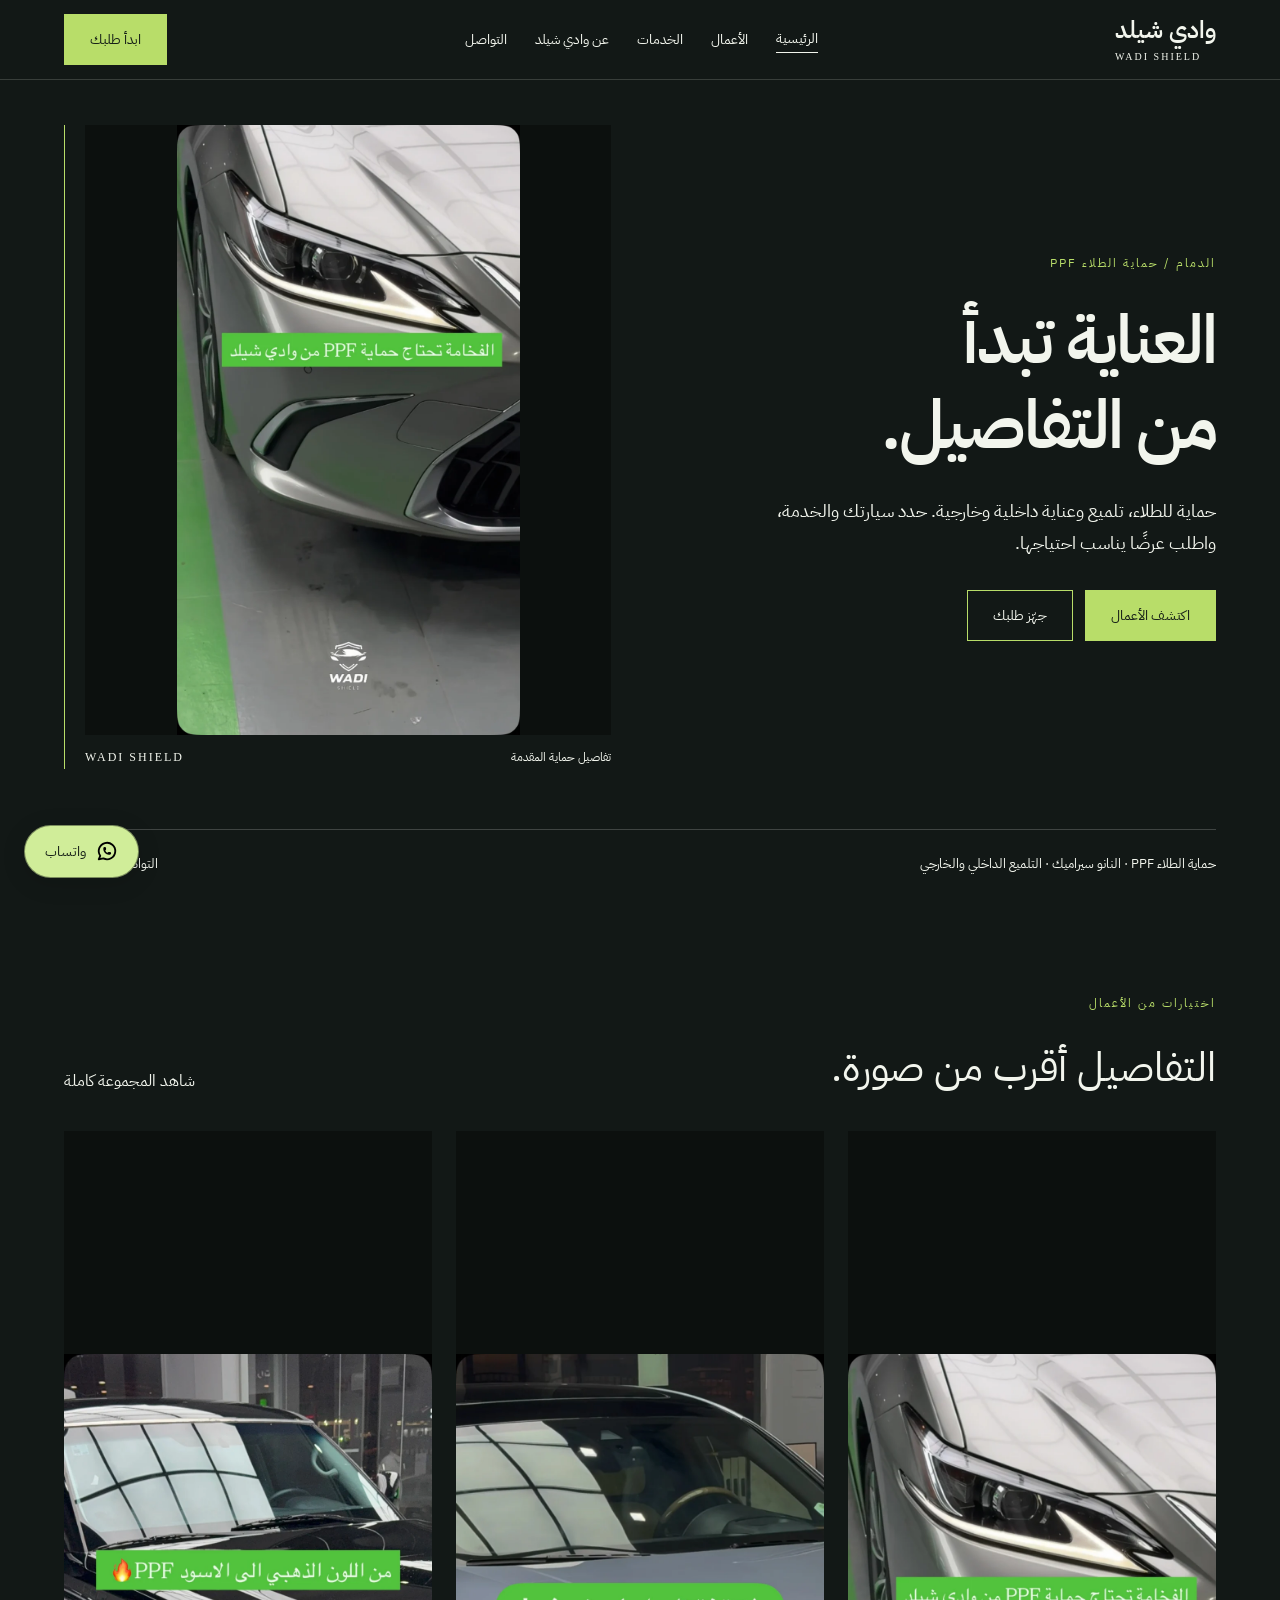
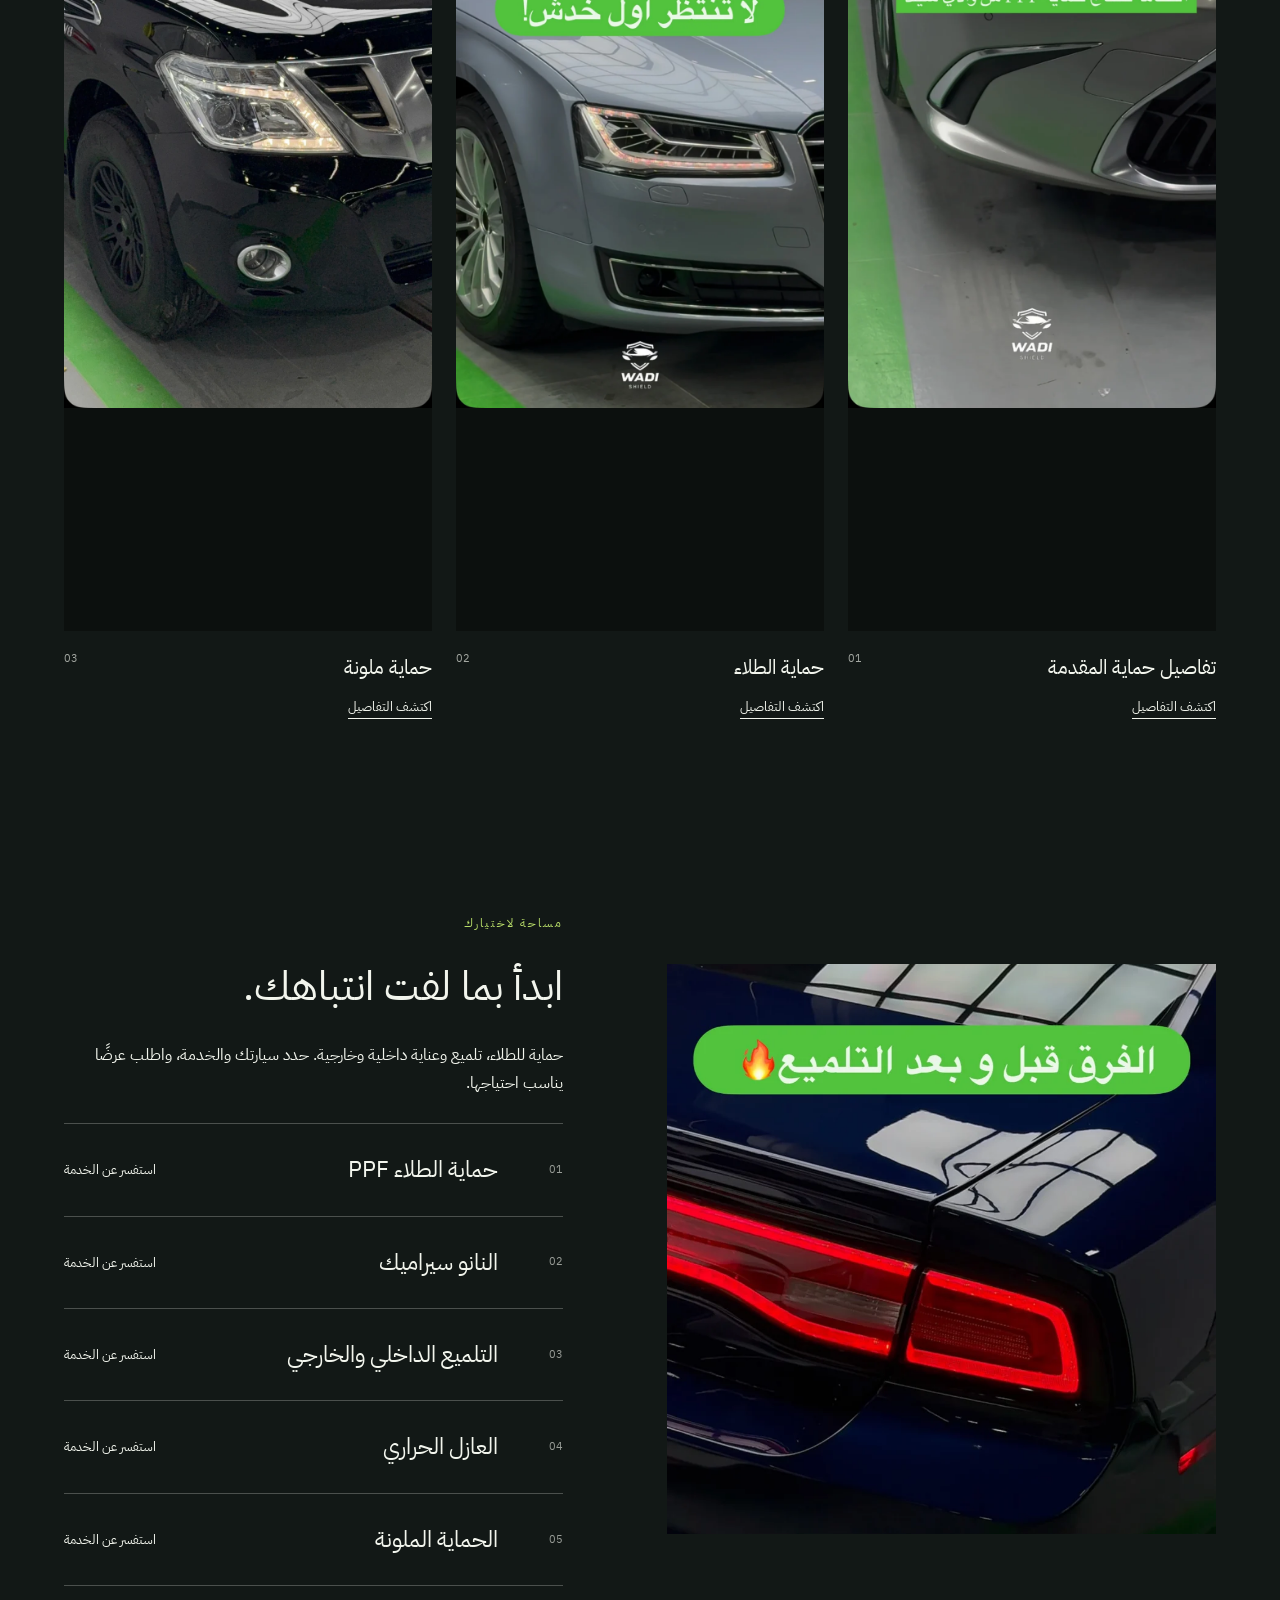
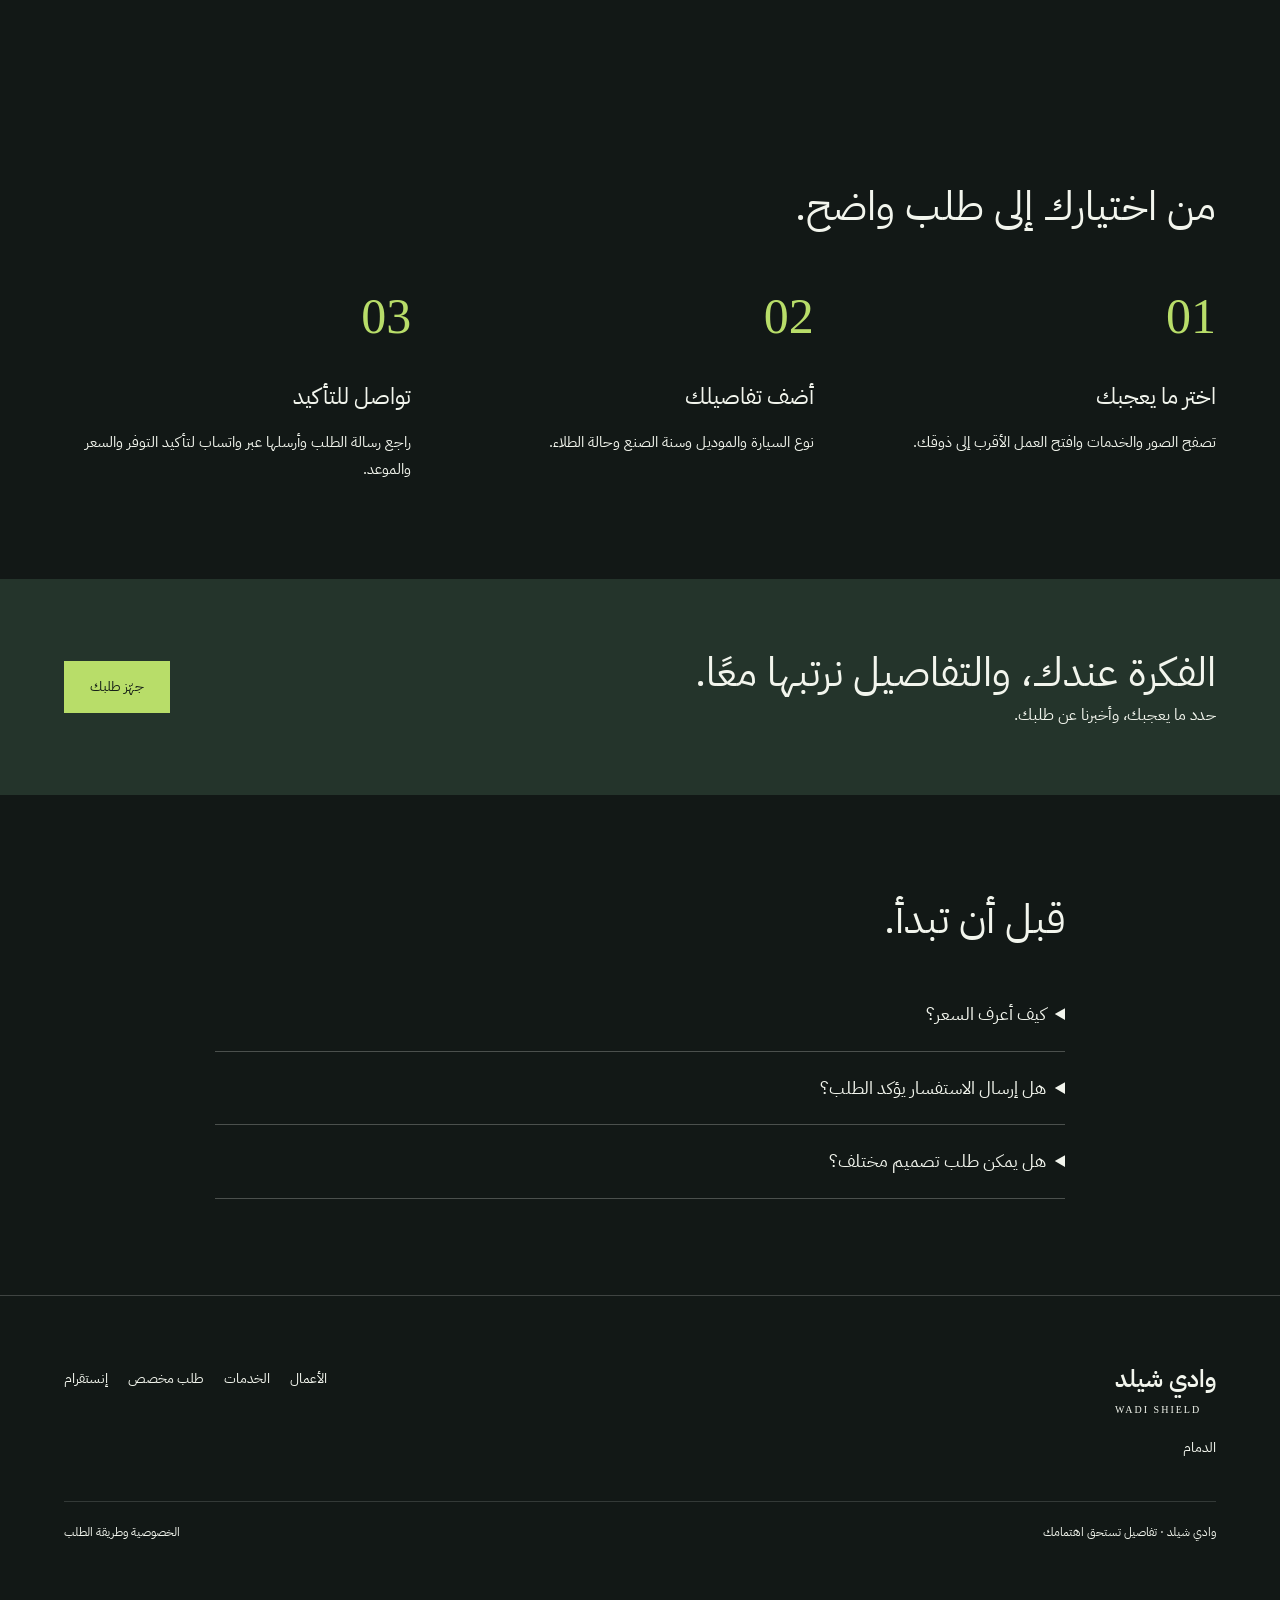
<file: index.html>
<!doctype html><html lang="ar" dir="rtl"><head><meta charset="utf-8"><meta name="viewport" content="width=device-width,initial-scale=1"><meta name="robots" content="noindex,nofollow"><meta name="description" content="حماية للطلاء، تلميع وعناية داخلية وخارجية. حدد سيارتك والخدمة، واطلب عرضًا يناسب احتياجها."><meta name="theme-color" content="#121816"><title>الرئيسية | وادي شيلد</title><meta property="og:title" content="وادي شيلد — الرئيسية"><meta property="og:description" content="حماية للطلاء، تلميع وعناية داخلية وخارجية. حدد سيارتك والخدمة، واطلب عرضًا يناسب احتياجها."><meta property="og:image" content="https://az212z.github.io/wadi-shield-dammam/assets/0.webp"><meta property="og:locale" content="ar_SA"><link rel="icon" href="assets/favicon.png"><link rel="preload" as="font" href="assets/plex-400.woff2" type="font/woff2" crossorigin><link rel="stylesheet" href="assets/style.css"><script src="assets/app.js" defer></script></head><body class="auto" style="--bg:#121816;--ink:#f2f5ed;--accent:#b8dd69"><a class="skip" href="#main">تخطي إلى المحتوى</a><header><div class="wrap header-row"><a class="brand" href="index.html">وادي شيلد<small class="latin">WADI SHIELD</small></a><button class="menu" aria-label="فتح القائمة" aria-expanded="false" aria-controls="nav">القائمة</button><nav class="nav" id="nav" aria-label="التنقل الرئيسي"><a href="index.html" aria-current=page>الرئيسية</a><a href="collection.html" >الأعمال</a><a href="services.html" >الخدمات</a><a href="about.html" >عن وادي شيلد</a><a href="contact.html" >التواصل</a></nav><span class="header-cta"><a class="btn " href="request.html">ابدأ طلبك</a></span></div></header><main id="main"><div class="wrap"><section class="hero"><div class="hero-copy"><span class="eyebrow">الدمام / حماية الطلاء PPF</span><h1>العناية تبدأ<br>من التفاصيل.</h1><p>حماية للطلاء، تلميع وعناية داخلية وخارجية. حدد سيارتك والخدمة، واطلب عرضًا يناسب احتياجها.</p><div class="actions"><a class="btn " href="collection.html">اكتشف الأعمال</a><a class="btn secondary" href="request.html">جهّز طلبك</a></div></div><figure class="hero-media"><img class="" src="assets/0.webp" alt="تفاصيل حماية المقدمة" width="900" height="1100" fetchpriority=high decoding="async"><img class="minor" src="assets/1.webp" alt="حماية الطلاء" width="900" height="1100" loading=lazy decoding="async"><figcaption><span>تفاصيل حماية المقدمة</span><span class="latin">WADI SHIELD</span></figcaption></figure></section><div class="hero-foot"><span>حماية الطلاء PPF · النانو سيراميك · التلميع الداخلي والخارجي</span><a href="contact.html">التواصل والتفاصيل</a></div></div><section class="section wrap"><div class="section-head"><div><span class="eyebrow">اختيارات من الأعمال</span><h2>التفاصيل أقرب من صورة.</h2></div><a class="text-link" href="collection.html">شاهد المجموعة كاملة</a></div><div class="grid"><article class="card" data-category="0"><a class="picture" href="work-1.html"><img class="" src="assets/0.webp" alt="تفاصيل حماية المقدمة" width="900" height="1100" loading=lazy decoding="async"></a><div class="meta"><div><h3><a href="work-1.html">تفاصيل حماية المقدمة</a></h3><a class="text-link" href="work-1.html">اكتشف التفاصيل</a></div><span class="num">01</span></div></article><article class="card" data-category="0"><a class="picture" href="work-2.html"><img class="" src="assets/1.webp" alt="حماية الطلاء" width="900" height="1100" loading=lazy decoding="async"></a><div class="meta"><div><h3><a href="work-2.html">حماية الطلاء</a></h3><a class="text-link" href="work-2.html">اكتشف التفاصيل</a></div><span class="num">02</span></div></article><article class="card" data-category="0"><a class="picture" href="work-3.html"><img class="" src="assets/2.webp" alt="حماية ملونة" width="900" height="1100" loading=lazy decoding="async"></a><div class="meta"><div><h3><a href="work-3.html">حماية ملونة</a></h3><a class="text-link" href="work-3.html">اكتشف التفاصيل</a></div><span class="num">03</span></div></article></div></section><section class="section wrap feature"><div><img class="" src="assets/3.webp" alt="العناية باللمعان" width="900" height="1100" loading=lazy decoding="async"></div><div><span class="eyebrow">مساحة لاختيارك</span><h2>ابدأ بما لفت انتباهك.</h2><p>حماية للطلاء، تلميع وعناية داخلية وخارجية. حدد سيارتك والخدمة، واطلب عرضًا يناسب احتياجها.</p><div class="service-list"><div class="service"><small>01</small><h3>حماية الطلاء PPF</h3><a href="request.html?item=%D8%AD%D9%85%D8%A7%D9%8A%D8%A9%20%D8%A7%D9%84%D8%B7%D9%84%D8%A7%D8%A1%20PPF">استفسر عن الخدمة</a></div><div class="service"><small>02</small><h3>النانو سيراميك</h3><a href="request.html?item=%D8%A7%D9%84%D9%86%D8%A7%D9%86%D9%88%20%D8%B3%D9%8A%D8%B1%D8%A7%D9%85%D9%8A%D9%83">استفسر عن الخدمة</a></div><div class="service"><small>03</small><h3>التلميع الداخلي والخارجي</h3><a href="request.html?item=%D8%A7%D9%84%D8%AA%D9%84%D9%85%D9%8A%D8%B9%20%D8%A7%D9%84%D8%AF%D8%A7%D8%AE%D9%84%D9%8A%20%D9%88%D8%A7%D9%84%D8%AE%D8%A7%D8%B1%D8%AC%D9%8A">استفسر عن الخدمة</a></div><div class="service"><small>04</small><h3>العازل الحراري</h3><a href="request.html?item=%D8%A7%D9%84%D8%B9%D8%A7%D8%B2%D9%84%20%D8%A7%D9%84%D8%AD%D8%B1%D8%A7%D8%B1%D9%8A">استفسر عن الخدمة</a></div><div class="service"><small>05</small><h3>الحماية الملونة</h3><a href="request.html?item=%D8%A7%D9%84%D8%AD%D9%85%D8%A7%D9%8A%D8%A9%20%D8%A7%D9%84%D9%85%D9%84%D9%88%D9%86%D8%A9">استفسر عن الخدمة</a></div></div></div></section><section class="section wrap"><div class="section-head"><h2>من اختيارك إلى طلب واضح.</h2></div><div class="steps"><div class="step"><span>01</span><h3>اختر ما يعجبك</h3><p>تصفح الصور والخدمات وافتح العمل الأقرب إلى ذوقك.</p></div><div class="step"><span>02</span><h3>أضف تفاصيلك</h3><p>نوع السيارة والموديل وسنة الصنع وحالة الطلاء.</p></div><div class="step"><span>03</span><h3>تواصل للتأكيد</h3><p>راجع رسالة الطلب وأرسلها عبر واتساب لتأكيد التوفر والسعر والموعد.</p></div></div></section><section class="band"><div class="wrap"><div><h2>الفكرة عندك، والتفاصيل نرتبها معًا.</h2><p>حدد ما يعجبك، وأخبرنا عن طلبك.</p></div><a class="btn " href="request.html">جهّز طلبك</a></div></section><section class="section wrap"><div class="faq"><h2>قبل أن تبدأ.</h2><details><summary>كيف أعرف السعر؟</summary><p>يعتمد السعر على تفاصيل الطلب والكمية أو المقاسات. أرسل التفاصيل ليؤكد لك المحل التكلفة قبل الاتفاق.</p></details><details><summary>هل إرسال الاستفسار يؤكد الطلب؟</summary><p>تجهيز الرسالة لا يؤكد طلبًا أو موعدًا. يتم الاتفاق مباشرة مع المحل عبر واتساب.</p></details><details><summary>هل يمكن طلب تصميم مختلف؟</summary><p>أرفق فكرتك أو الصورة المرجعية داخل محادثة واتساب، واستفسر عن إمكانية تنفيذها والمدة المتوقعة.</p></details></div></section></main><footer><div class="wrap"><div class="footer-main"><div><a class="brand" href="index.html">وادي شيلد<small class="latin">WADI SHIELD</small></a><p style="margin-top:20px;font-size:14px">الدمام</p></div><div class="footer-links"><a href="collection.html">الأعمال</a><a href="services.html">الخدمات</a><a href="request.html">طلب مخصص</a><a href="https://www.instagram.com/wadishield/" target="_blank" rel="noopener">إنستقرام</a></div></div><div class="footer-bottom"><span>وادي شيلد · تفاصيل تستحق اهتمامك</span><a href="privacy.html">الخصوصية وطريقة الطلب</a></div></div></footer><a class="wa" href="https://wa.me/966554635519" target="_blank" rel="noopener" aria-label="التواصل مع وادي شيلد عبر واتساب"><img src="assets/whatsapp.svg" alt="" width="22" height="22">واتساب</a></body></html>
</file>
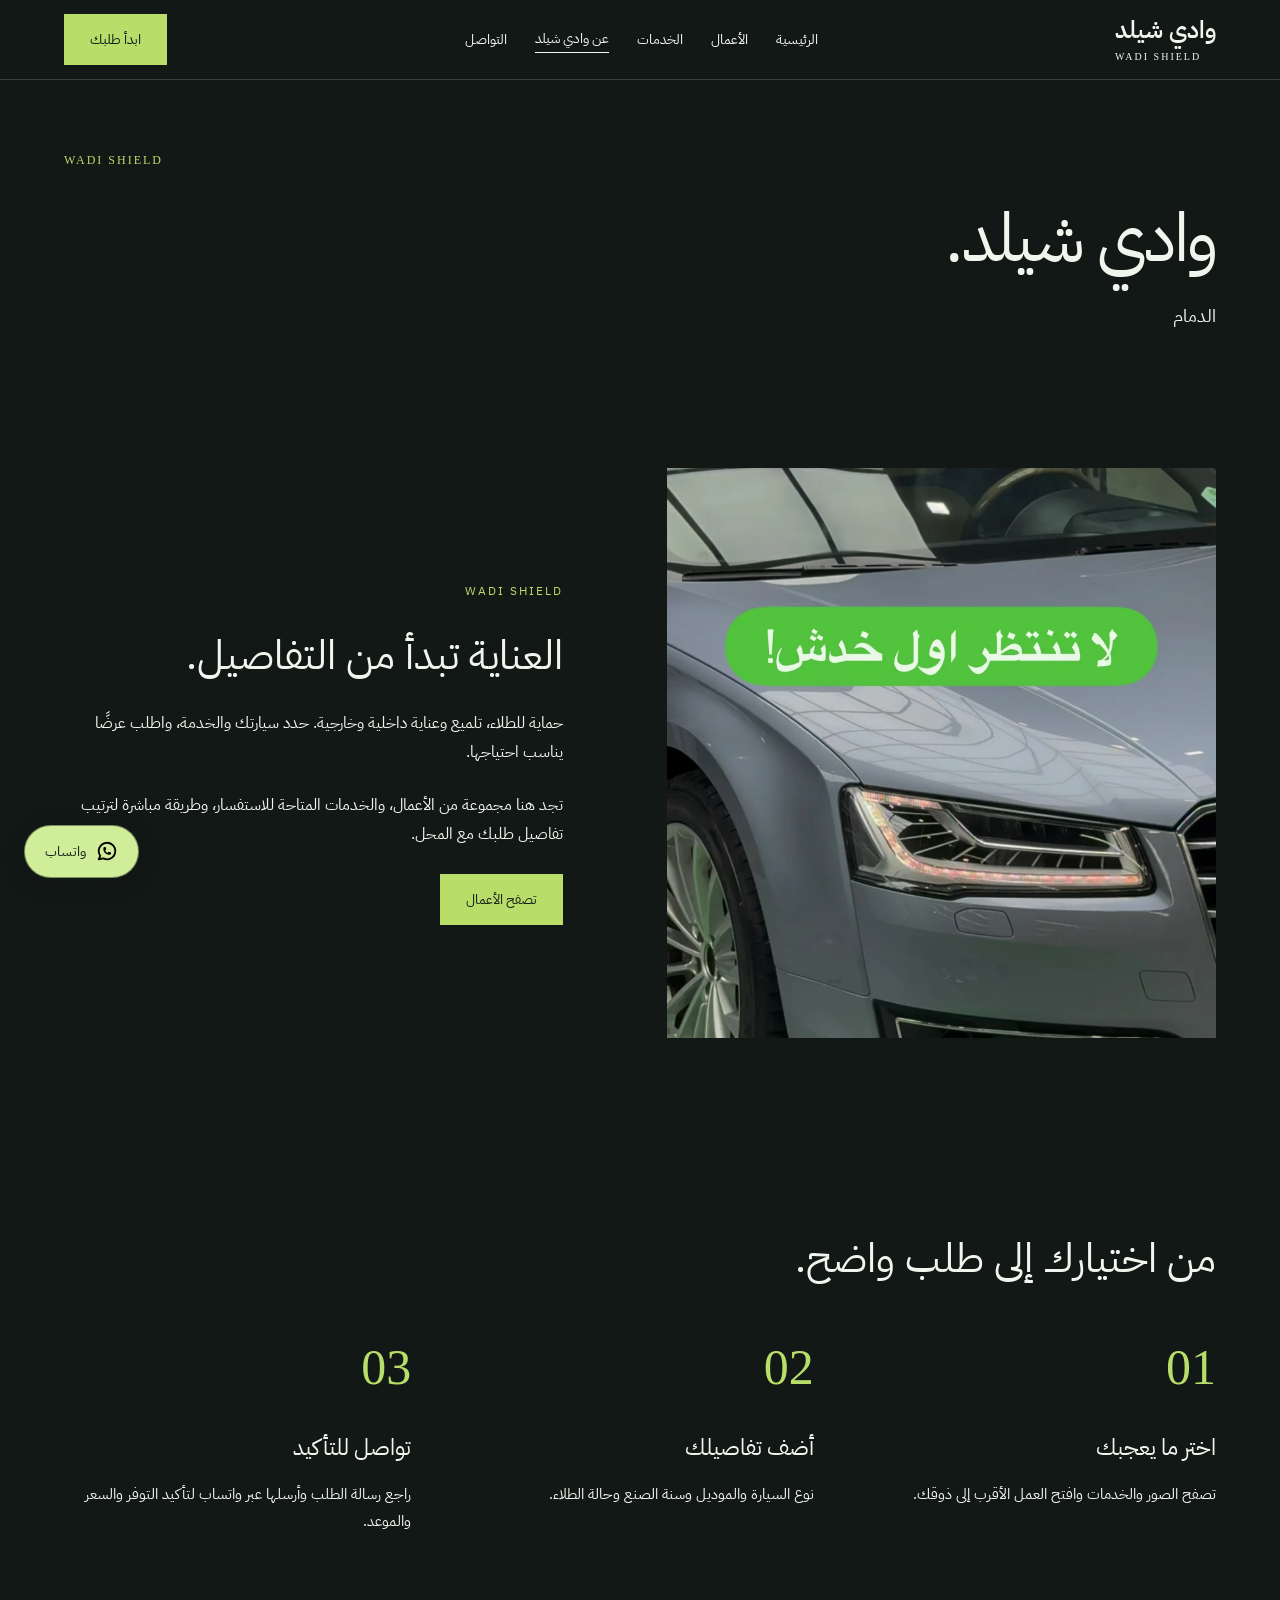
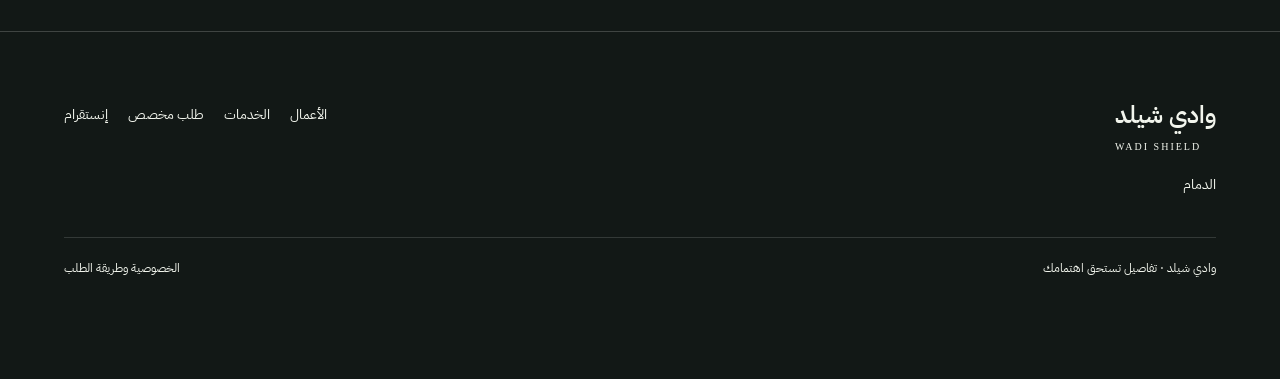
<file: about.html>
<!doctype html><html lang="ar" dir="rtl"><head><meta charset="utf-8"><meta name="viewport" content="width=device-width,initial-scale=1"><meta name="robots" content="noindex,nofollow"><meta name="description" content="حماية للطلاء، تلميع وعناية داخلية وخارجية. حدد سيارتك والخدمة، واطلب عرضًا يناسب احتياجها."><meta name="theme-color" content="#121816"><title>عن وادي شيلد | وادي شيلد</title><meta property="og:title" content="وادي شيلد — عن وادي شيلد"><meta property="og:description" content="حماية للطلاء، تلميع وعناية داخلية وخارجية. حدد سيارتك والخدمة، واطلب عرضًا يناسب احتياجها."><meta property="og:image" content="https://az212z.github.io/wadi-shield-dammam/assets/0.webp"><meta property="og:locale" content="ar_SA"><link rel="icon" href="assets/favicon.png"><link rel="preload" as="font" href="assets/plex-400.woff2" type="font/woff2" crossorigin><link rel="stylesheet" href="assets/style.css"><script src="assets/app.js" defer></script></head><body class="auto" style="--bg:#121816;--ink:#f2f5ed;--accent:#b8dd69"><a class="skip" href="#main">تخطي إلى المحتوى</a><header><div class="wrap header-row"><a class="brand" href="index.html">وادي شيلد<small class="latin">WADI SHIELD</small></a><button class="menu" aria-label="فتح القائمة" aria-expanded="false" aria-controls="nav">القائمة</button><nav class="nav" id="nav" aria-label="التنقل الرئيسي"><a href="index.html" >الرئيسية</a><a href="collection.html" >الأعمال</a><a href="services.html" >الخدمات</a><a href="about.html" aria-current=page>عن وادي شيلد</a><a href="contact.html" >التواصل</a></nav><span class="header-cta"><a class="btn " href="request.html">ابدأ طلبك</a></span></div></header><main id="main"><div class="wrap page-title"><span class="eyebrow latin">WADI SHIELD</span><h1>وادي شيلد.</h1><p>الدمام</p></div><section class="wrap feature section"><div><img class="" src="assets/1.webp" alt="حماية الطلاء" width="900" height="1100" loading=lazy decoding="async"></div><div><span class="eyebrow">WADI SHIELD</span><h2>العناية تبدأ من التفاصيل.</h2><p>حماية للطلاء، تلميع وعناية داخلية وخارجية. حدد سيارتك والخدمة، واطلب عرضًا يناسب احتياجها.</p><p>تجد هنا مجموعة من الأعمال، والخدمات المتاحة للاستفسار، وطريقة مباشرة لترتيب تفاصيل طلبك مع المحل.</p><a class="btn " href="collection.html">تصفح الأعمال</a></div></section><section class="section wrap"><div class="section-head"><h2>من اختيارك إلى طلب واضح.</h2></div><div class="steps"><div class="step"><span>01</span><h3>اختر ما يعجبك</h3><p>تصفح الصور والخدمات وافتح العمل الأقرب إلى ذوقك.</p></div><div class="step"><span>02</span><h3>أضف تفاصيلك</h3><p>نوع السيارة والموديل وسنة الصنع وحالة الطلاء.</p></div><div class="step"><span>03</span><h3>تواصل للتأكيد</h3><p>راجع رسالة الطلب وأرسلها عبر واتساب لتأكيد التوفر والسعر والموعد.</p></div></div></section></main><footer><div class="wrap"><div class="footer-main"><div><a class="brand" href="index.html">وادي شيلد<small class="latin">WADI SHIELD</small></a><p style="margin-top:20px;font-size:14px">الدمام</p></div><div class="footer-links"><a href="collection.html">الأعمال</a><a href="services.html">الخدمات</a><a href="request.html">طلب مخصص</a><a href="https://www.instagram.com/wadishield/" target="_blank" rel="noopener">إنستقرام</a></div></div><div class="footer-bottom"><span>وادي شيلد · تفاصيل تستحق اهتمامك</span><a href="privacy.html">الخصوصية وطريقة الطلب</a></div></div></footer><a class="wa" href="https://wa.me/966554635519" target="_blank" rel="noopener" aria-label="التواصل مع وادي شيلد عبر واتساب"><img src="assets/whatsapp.svg" alt="" width="22" height="22">واتساب</a></body></html>
</file>
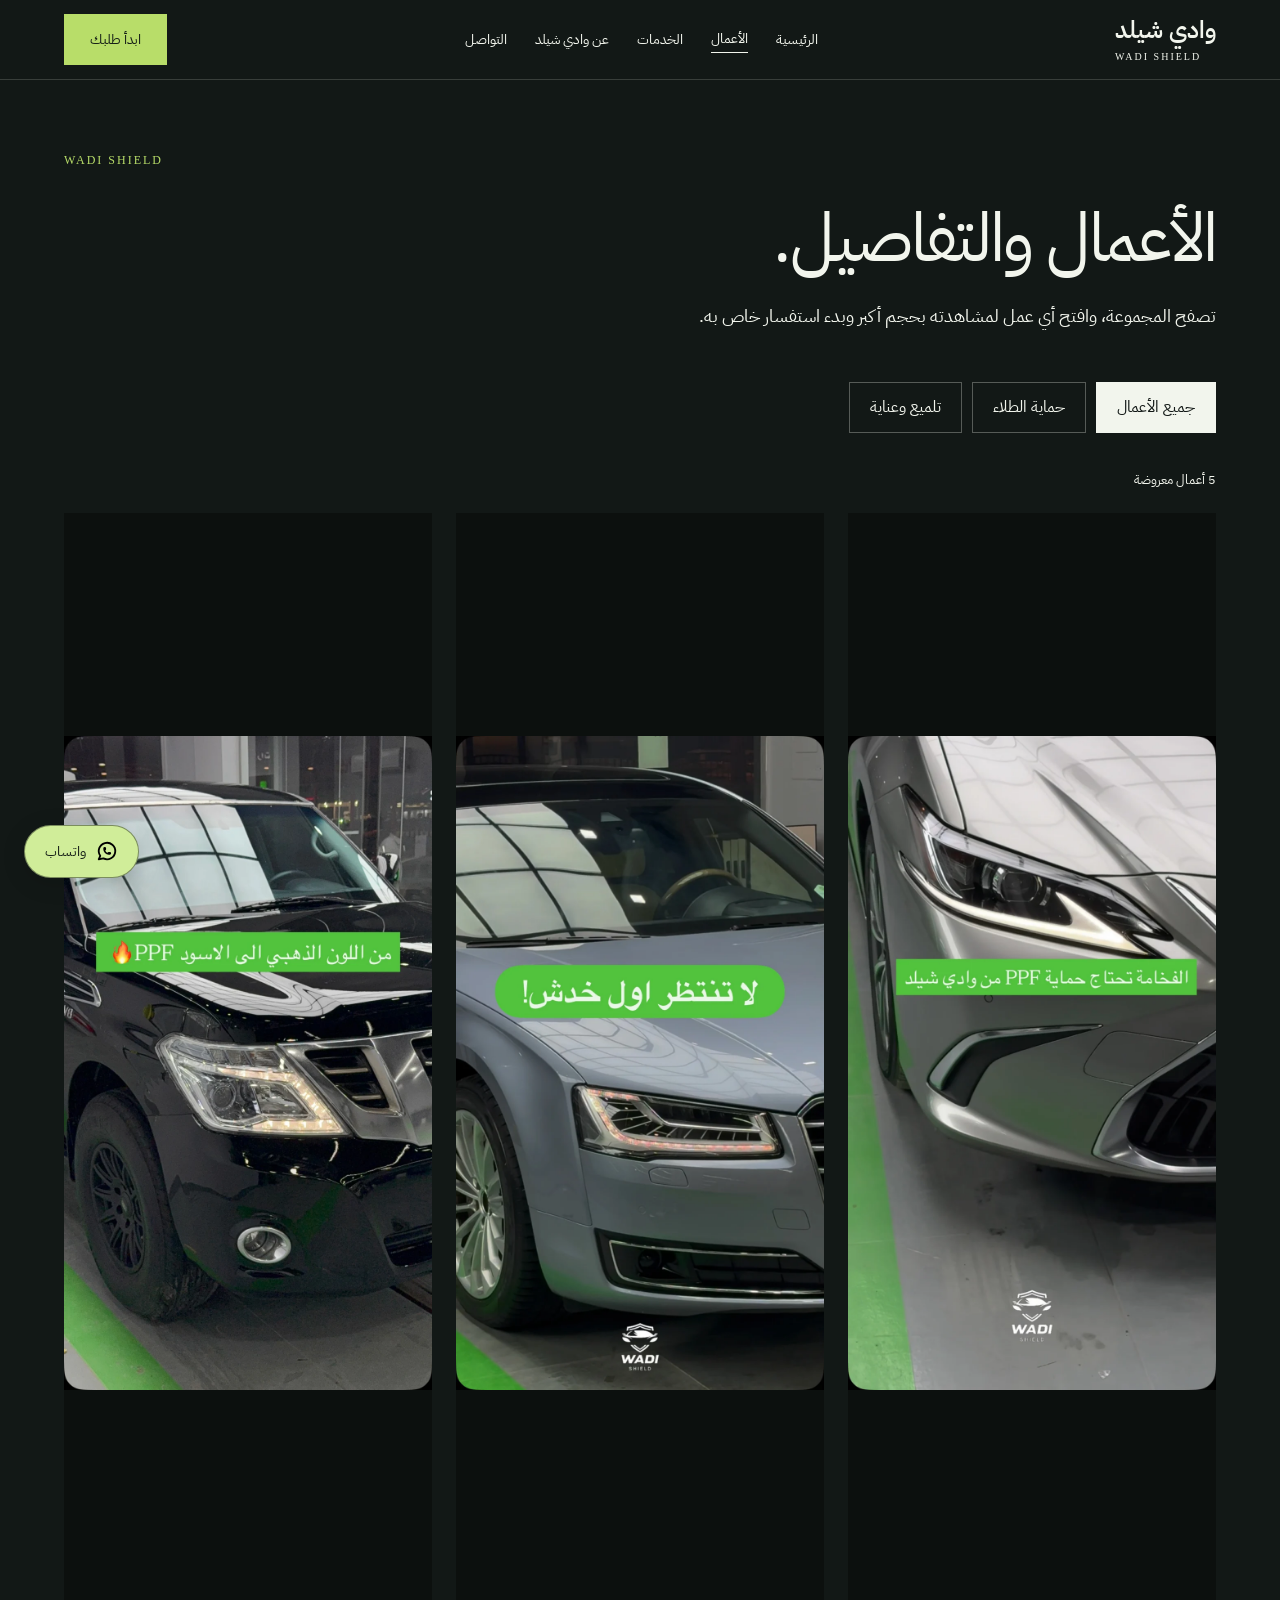
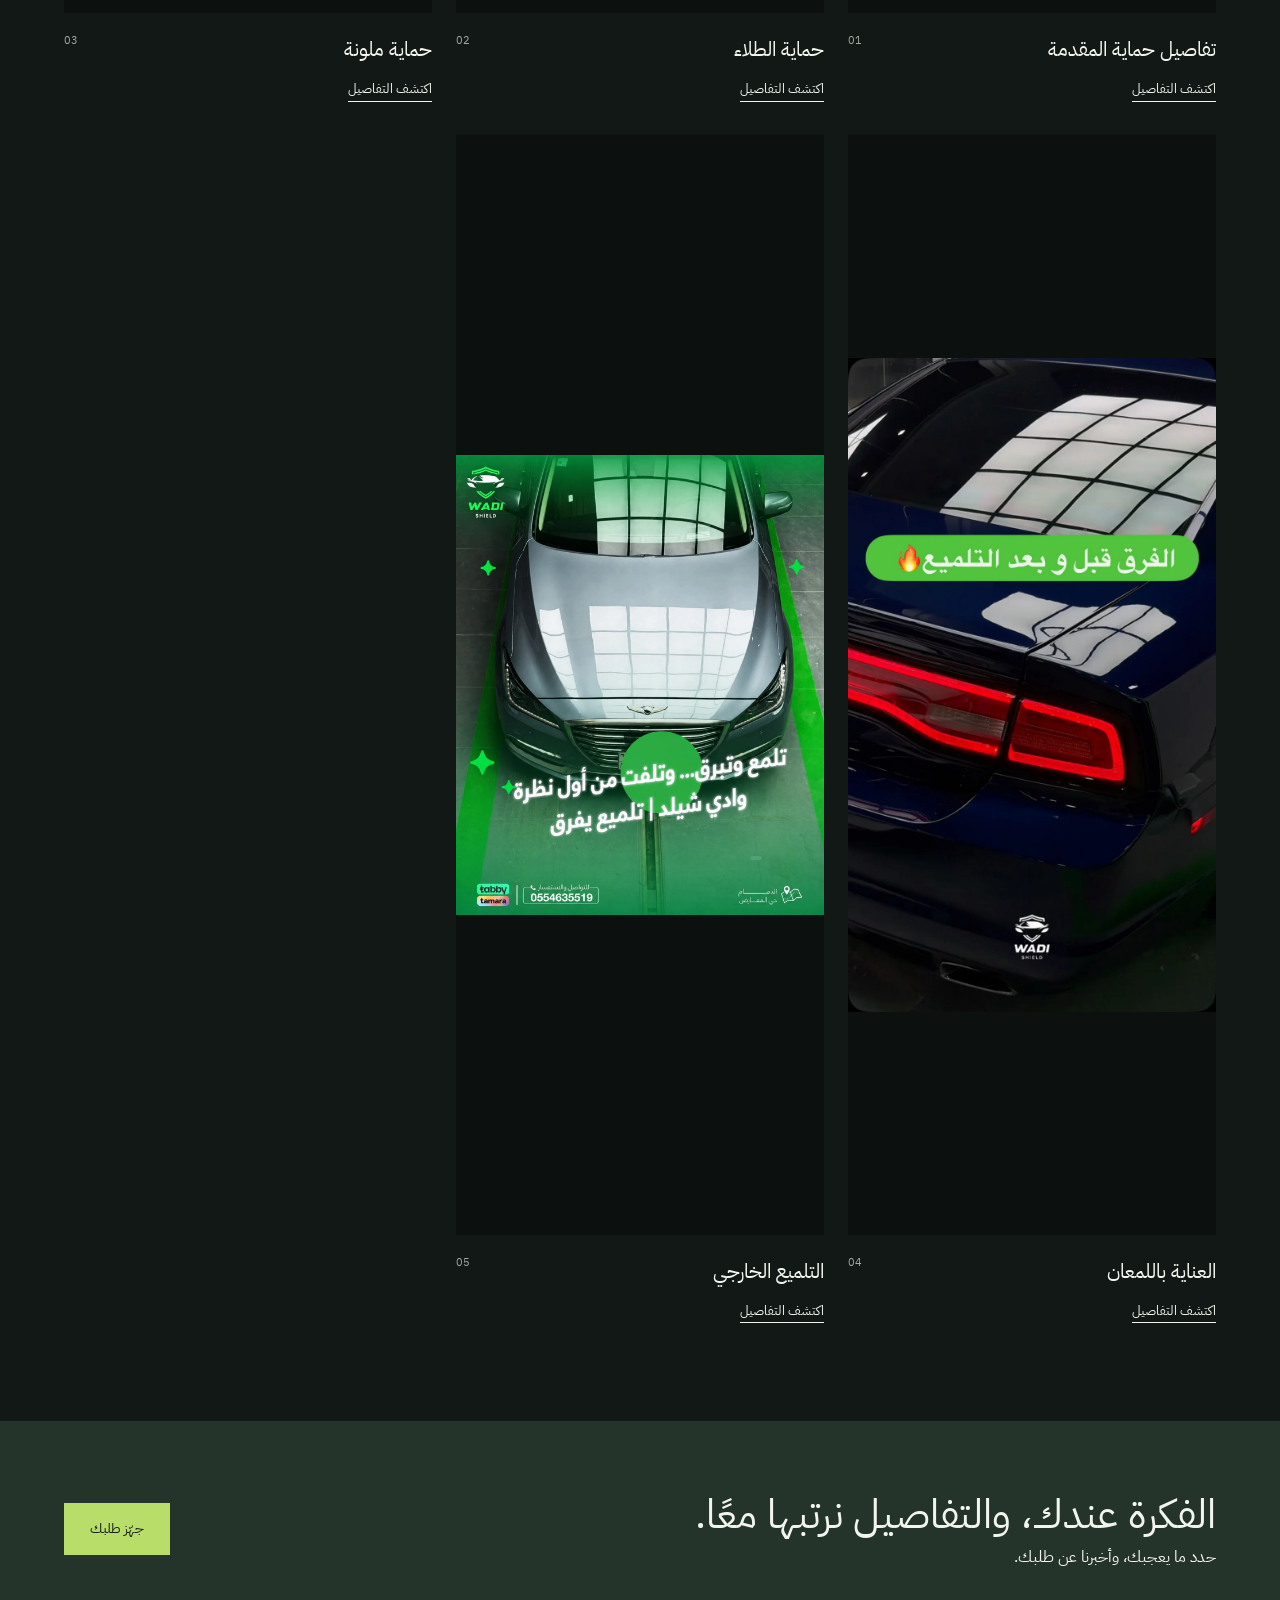
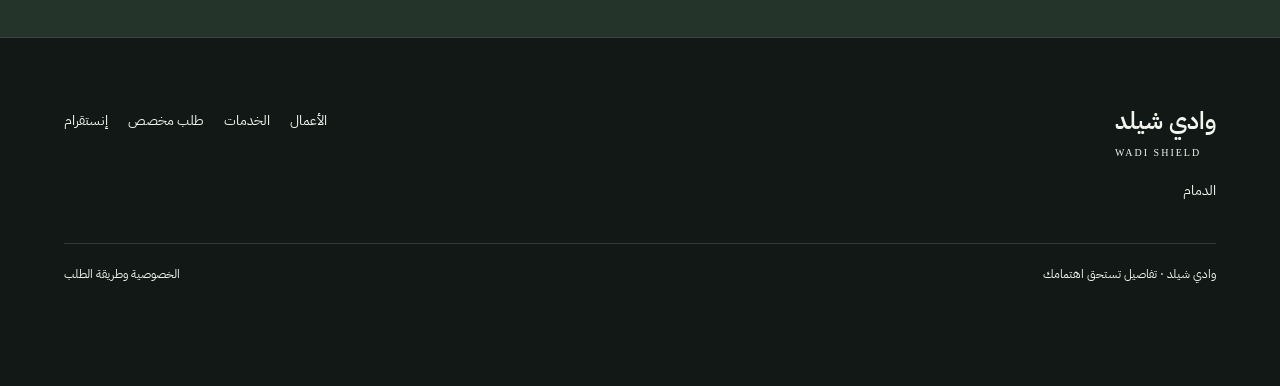
<file: collection.html>
<!doctype html><html lang="ar" dir="rtl"><head><meta charset="utf-8"><meta name="viewport" content="width=device-width,initial-scale=1"><meta name="robots" content="noindex,nofollow"><meta name="description" content="حماية للطلاء، تلميع وعناية داخلية وخارجية. حدد سيارتك والخدمة، واطلب عرضًا يناسب احتياجها."><meta name="theme-color" content="#121816"><title>الأعمال | وادي شيلد</title><meta property="og:title" content="وادي شيلد — الأعمال"><meta property="og:description" content="حماية للطلاء، تلميع وعناية داخلية وخارجية. حدد سيارتك والخدمة، واطلب عرضًا يناسب احتياجها."><meta property="og:image" content="https://az212z.github.io/wadi-shield-dammam/assets/0.webp"><meta property="og:locale" content="ar_SA"><link rel="icon" href="assets/favicon.png"><link rel="preload" as="font" href="assets/plex-400.woff2" type="font/woff2" crossorigin><link rel="stylesheet" href="assets/style.css"><script src="assets/app.js" defer></script></head><body class="auto" style="--bg:#121816;--ink:#f2f5ed;--accent:#b8dd69"><a class="skip" href="#main">تخطي إلى المحتوى</a><header><div class="wrap header-row"><a class="brand" href="index.html">وادي شيلد<small class="latin">WADI SHIELD</small></a><button class="menu" aria-label="فتح القائمة" aria-expanded="false" aria-controls="nav">القائمة</button><nav class="nav" id="nav" aria-label="التنقل الرئيسي"><a href="index.html" >الرئيسية</a><a href="collection.html" aria-current=page>الأعمال</a><a href="services.html" >الخدمات</a><a href="about.html" >عن وادي شيلد</a><a href="contact.html" >التواصل</a></nav><span class="header-cta"><a class="btn " href="request.html">ابدأ طلبك</a></span></div></header><main id="main"><div class="wrap page-title"><span class="eyebrow latin">WADI SHIELD</span><h1>الأعمال والتفاصيل.</h1><p>تصفح المجموعة، وافتح أي عمل لمشاهدته بحجم أكبر وبدء استفسار خاص به.</p></div><section class="wrap section" style="padding-top:10px"><div class="filterbar" aria-label="تصفية الأعمال"><button data-filter="all" aria-pressed="true">جميع الأعمال</button><button data-filter="0" aria-pressed="false">حماية الطلاء</button><button data-filter="1" aria-pressed="false">تلميع وعناية</button></div><p class="result-count" aria-live="polite">5 أعمال معروضة</p><div class="grid"><article class="card" data-category="0"><a class="picture" href="work-1.html"><img class="" src="assets/0.webp" alt="تفاصيل حماية المقدمة" width="900" height="1100" loading=lazy decoding="async"></a><div class="meta"><div><h3><a href="work-1.html">تفاصيل حماية المقدمة</a></h3><a class="text-link" href="work-1.html">اكتشف التفاصيل</a></div><span class="num">01</span></div></article><article class="card" data-category="0"><a class="picture" href="work-2.html"><img class="" src="assets/1.webp" alt="حماية الطلاء" width="900" height="1100" loading=lazy decoding="async"></a><div class="meta"><div><h3><a href="work-2.html">حماية الطلاء</a></h3><a class="text-link" href="work-2.html">اكتشف التفاصيل</a></div><span class="num">02</span></div></article><article class="card" data-category="0"><a class="picture" href="work-3.html"><img class="" src="assets/2.webp" alt="حماية ملونة" width="900" height="1100" loading=lazy decoding="async"></a><div class="meta"><div><h3><a href="work-3.html">حماية ملونة</a></h3><a class="text-link" href="work-3.html">اكتشف التفاصيل</a></div><span class="num">03</span></div></article><article class="card" data-category="1"><a class="picture" href="work-4.html"><img class="" src="assets/3.webp" alt="العناية باللمعان" width="900" height="1100" loading=lazy decoding="async"></a><div class="meta"><div><h3><a href="work-4.html">العناية باللمعان</a></h3><a class="text-link" href="work-4.html">اكتشف التفاصيل</a></div><span class="num">04</span></div></article><article class="card" data-category="1"><a class="picture" href="work-5.html"><img class="" src="assets/4.webp" alt="التلميع الخارجي" width="900" height="1100" loading=lazy decoding="async"></a><div class="meta"><div><h3><a href="work-5.html">التلميع الخارجي</a></h3><a class="text-link" href="work-5.html">اكتشف التفاصيل</a></div><span class="num">05</span></div></article></div></section><section class="band"><div class="wrap"><div><h2>الفكرة عندك، والتفاصيل نرتبها معًا.</h2><p>حدد ما يعجبك، وأخبرنا عن طلبك.</p></div><a class="btn " href="request.html">جهّز طلبك</a></div></section></main><footer><div class="wrap"><div class="footer-main"><div><a class="brand" href="index.html">وادي شيلد<small class="latin">WADI SHIELD</small></a><p style="margin-top:20px;font-size:14px">الدمام</p></div><div class="footer-links"><a href="collection.html">الأعمال</a><a href="services.html">الخدمات</a><a href="request.html">طلب مخصص</a><a href="https://www.instagram.com/wadishield/" target="_blank" rel="noopener">إنستقرام</a></div></div><div class="footer-bottom"><span>وادي شيلد · تفاصيل تستحق اهتمامك</span><a href="privacy.html">الخصوصية وطريقة الطلب</a></div></div></footer><a class="wa" href="https://wa.me/966554635519" target="_blank" rel="noopener" aria-label="التواصل مع وادي شيلد عبر واتساب"><img src="assets/whatsapp.svg" alt="" width="22" height="22">واتساب</a></body></html>
</file>
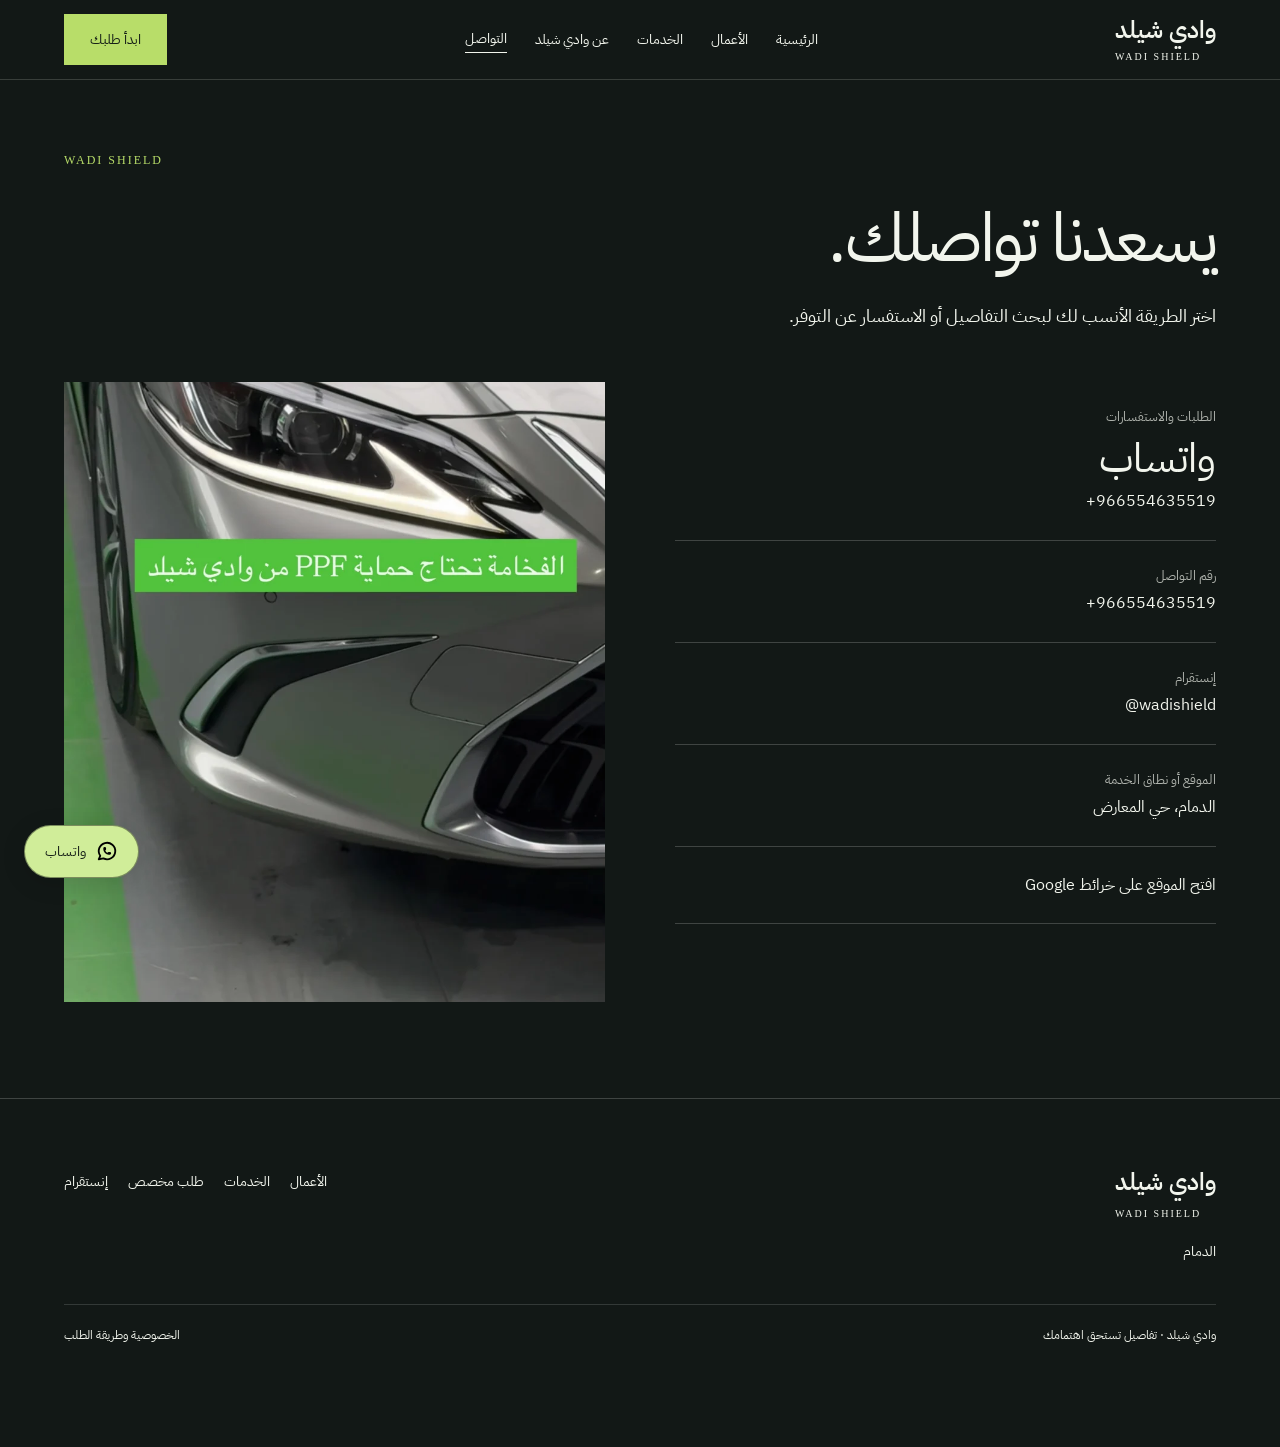
<file: contact.html>
<!doctype html><html lang="ar" dir="rtl"><head><meta charset="utf-8"><meta name="viewport" content="width=device-width,initial-scale=1"><meta name="robots" content="noindex,nofollow"><meta name="description" content="حماية للطلاء، تلميع وعناية داخلية وخارجية. حدد سيارتك والخدمة، واطلب عرضًا يناسب احتياجها."><meta name="theme-color" content="#121816"><title>التواصل | وادي شيلد</title><meta property="og:title" content="وادي شيلد — التواصل"><meta property="og:description" content="حماية للطلاء، تلميع وعناية داخلية وخارجية. حدد سيارتك والخدمة، واطلب عرضًا يناسب احتياجها."><meta property="og:image" content="https://az212z.github.io/wadi-shield-dammam/assets/0.webp"><meta property="og:locale" content="ar_SA"><link rel="icon" href="assets/favicon.png"><link rel="preload" as="font" href="assets/plex-400.woff2" type="font/woff2" crossorigin><link rel="stylesheet" href="assets/style.css"><script src="assets/app.js" defer></script></head><body class="auto" style="--bg:#121816;--ink:#f2f5ed;--accent:#b8dd69"><a class="skip" href="#main">تخطي إلى المحتوى</a><header><div class="wrap header-row"><a class="brand" href="index.html">وادي شيلد<small class="latin">WADI SHIELD</small></a><button class="menu" aria-label="فتح القائمة" aria-expanded="false" aria-controls="nav">القائمة</button><nav class="nav" id="nav" aria-label="التنقل الرئيسي"><a href="index.html" >الرئيسية</a><a href="collection.html" >الأعمال</a><a href="services.html" >الخدمات</a><a href="about.html" >عن وادي شيلد</a><a href="contact.html" aria-current=page>التواصل</a></nav><span class="header-cta"><a class="btn " href="request.html">ابدأ طلبك</a></span></div></header><main id="main"><div class="wrap page-title"><span class="eyebrow latin">WADI SHIELD</span><h1>يسعدنا تواصلك.</h1><p>اختر الطريقة الأنسب لك لبحث التفاصيل أو الاستفسار عن التوفر.</p></div><section class="wrap section contact-grid" style="padding-top:10px"><div class="contact-list"><a href="https://wa.me/966554635519" target="_blank" rel="noopener"><small>الطلبات والاستفسارات</small><h2>واتساب</h2><span dir="ltr">+966554635519</span></a><a href="tel:+966554635519"><small>رقم التواصل</small><span dir="ltr">+966554635519</span></a><a href="https://www.instagram.com/wadishield/" target="_blank" rel="noopener"><small>إنستقرام</small><span dir="ltr">@wadishield</span></a><div class="address"><small>الموقع أو نطاق الخدمة</small><p>الدمام، حي المعارض</p></div><a href="https://maps.app.goo.gl/G6kiKyQMrjjPcbYu5" target="_blank" rel="noopener">افتح الموقع على خرائط Google</a></div><div><img class="contact-photo" src="assets/0.webp" alt="تفاصيل حماية المقدمة" width="900" height="1100" loading=lazy decoding="async"></div></section></main><footer><div class="wrap"><div class="footer-main"><div><a class="brand" href="index.html">وادي شيلد<small class="latin">WADI SHIELD</small></a><p style="margin-top:20px;font-size:14px">الدمام</p></div><div class="footer-links"><a href="collection.html">الأعمال</a><a href="services.html">الخدمات</a><a href="request.html">طلب مخصص</a><a href="https://www.instagram.com/wadishield/" target="_blank" rel="noopener">إنستقرام</a></div></div><div class="footer-bottom"><span>وادي شيلد · تفاصيل تستحق اهتمامك</span><a href="privacy.html">الخصوصية وطريقة الطلب</a></div></div></footer><a class="wa" href="https://wa.me/966554635519" target="_blank" rel="noopener" aria-label="التواصل مع وادي شيلد عبر واتساب"><img src="assets/whatsapp.svg" alt="" width="22" height="22">واتساب</a></body></html>
</file>
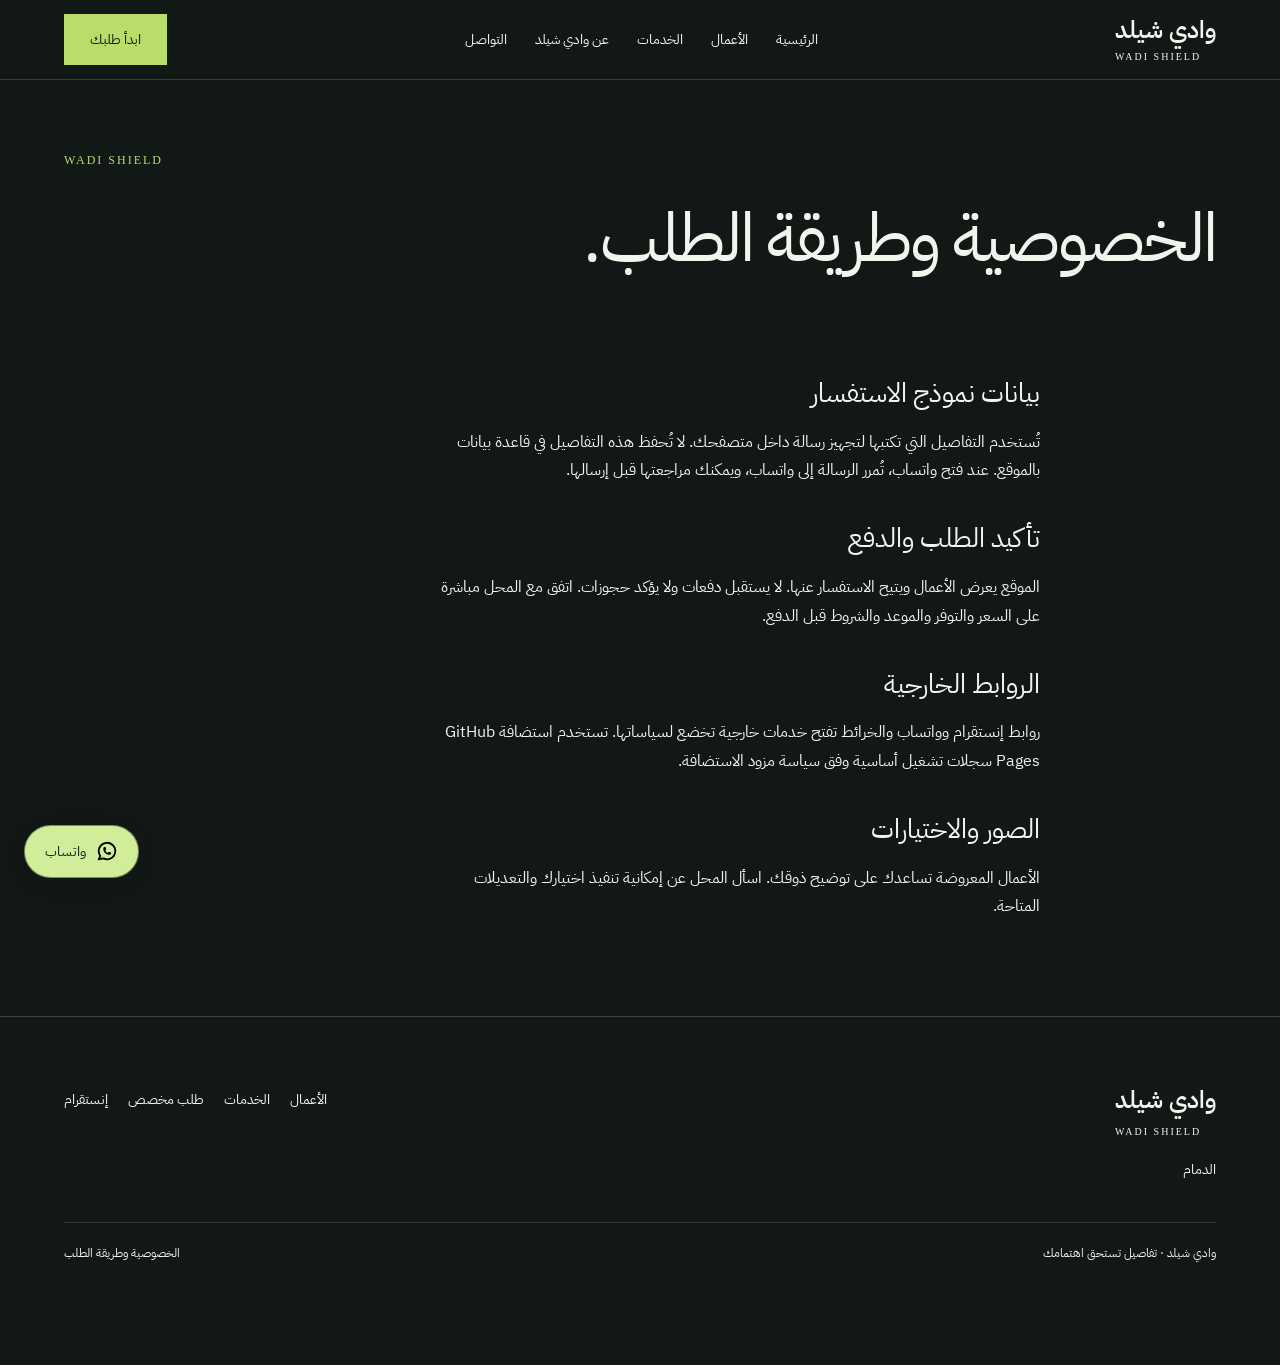
<file: privacy.html>
<!doctype html><html lang="ar" dir="rtl"><head><meta charset="utf-8"><meta name="viewport" content="width=device-width,initial-scale=1"><meta name="robots" content="noindex,nofollow"><meta name="description" content="حماية للطلاء، تلميع وعناية داخلية وخارجية. حدد سيارتك والخدمة، واطلب عرضًا يناسب احتياجها."><meta name="theme-color" content="#121816"><title>الخصوصية وطريقة الطلب | وادي شيلد</title><meta property="og:title" content="وادي شيلد — الخصوصية وطريقة الطلب"><meta property="og:description" content="حماية للطلاء، تلميع وعناية داخلية وخارجية. حدد سيارتك والخدمة، واطلب عرضًا يناسب احتياجها."><meta property="og:image" content="https://az212z.github.io/wadi-shield-dammam/assets/0.webp"><meta property="og:locale" content="ar_SA"><link rel="icon" href="assets/favicon.png"><link rel="preload" as="font" href="assets/plex-400.woff2" type="font/woff2" crossorigin><link rel="stylesheet" href="assets/style.css"><script src="assets/app.js" defer></script></head><body class="auto" style="--bg:#121816;--ink:#f2f5ed;--accent:#b8dd69"><a class="skip" href="#main">تخطي إلى المحتوى</a><header><div class="wrap header-row"><a class="brand" href="index.html">وادي شيلد<small class="latin">WADI SHIELD</small></a><button class="menu" aria-label="فتح القائمة" aria-expanded="false" aria-controls="nav">القائمة</button><nav class="nav" id="nav" aria-label="التنقل الرئيسي"><a href="index.html" >الرئيسية</a><a href="collection.html" >الأعمال</a><a href="services.html" >الخدمات</a><a href="about.html" >عن وادي شيلد</a><a href="contact.html" >التواصل</a></nav><span class="header-cta"><a class="btn " href="request.html">ابدأ طلبك</a></span></div></header><main id="main"><div class="wrap page-title"><span class="eyebrow latin">WADI SHIELD</span><h1>الخصوصية وطريقة الطلب.</h1><p></p></div><div class="wrap prose"><h2>بيانات نموذج الاستفسار</h2><p>تُستخدم التفاصيل التي تكتبها لتجهيز رسالة داخل متصفحك. لا تُحفظ هذه التفاصيل في قاعدة بيانات بالموقع. عند فتح واتساب، تُمرر الرسالة إلى واتساب، ويمكنك مراجعتها قبل إرسالها.</p><h2>تأكيد الطلب والدفع</h2><p>الموقع يعرض الأعمال ويتيح الاستفسار عنها. لا يستقبل دفعات ولا يؤكد حجوزات. اتفق مع المحل مباشرة على السعر والتوفر والموعد والشروط قبل الدفع.</p><h2>الروابط الخارجية</h2><p>روابط إنستقرام وواتساب والخرائط تفتح خدمات خارجية تخضع لسياساتها. تستخدم استضافة GitHub Pages سجلات تشغيل أساسية وفق سياسة مزود الاستضافة.</p><h2>الصور والاختيارات</h2><p>الأعمال المعروضة تساعدك على توضيح ذوقك. اسأل المحل عن إمكانية تنفيذ اختيارك والتعديلات المتاحة.</p></div></main><footer><div class="wrap"><div class="footer-main"><div><a class="brand" href="index.html">وادي شيلد<small class="latin">WADI SHIELD</small></a><p style="margin-top:20px;font-size:14px">الدمام</p></div><div class="footer-links"><a href="collection.html">الأعمال</a><a href="services.html">الخدمات</a><a href="request.html">طلب مخصص</a><a href="https://www.instagram.com/wadishield/" target="_blank" rel="noopener">إنستقرام</a></div></div><div class="footer-bottom"><span>وادي شيلد · تفاصيل تستحق اهتمامك</span><a href="privacy.html">الخصوصية وطريقة الطلب</a></div></div></footer><a class="wa" href="https://wa.me/966554635519" target="_blank" rel="noopener" aria-label="التواصل مع وادي شيلد عبر واتساب"><img src="assets/whatsapp.svg" alt="" width="22" height="22">واتساب</a></body></html>
</file>
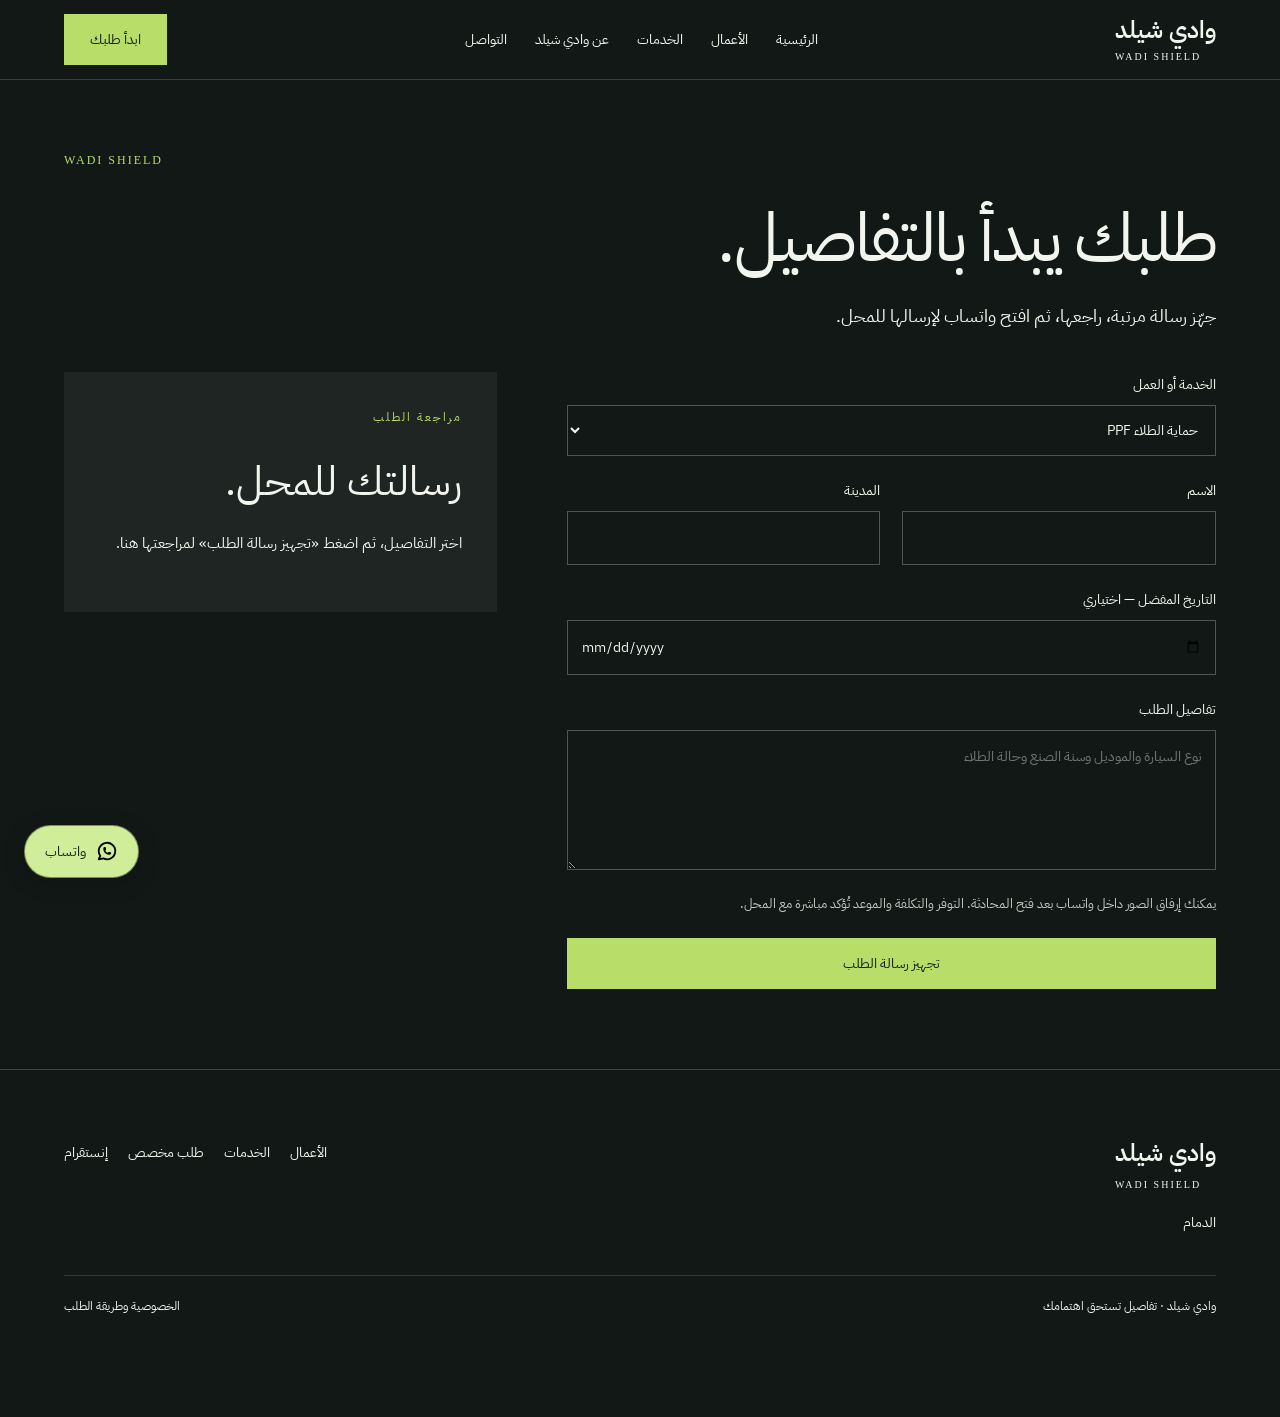
<file: request.html>
<!doctype html><html lang="ar" dir="rtl"><head><meta charset="utf-8"><meta name="viewport" content="width=device-width,initial-scale=1"><meta name="robots" content="noindex,nofollow"><meta name="description" content="حماية للطلاء، تلميع وعناية داخلية وخارجية. حدد سيارتك والخدمة، واطلب عرضًا يناسب احتياجها."><meta name="theme-color" content="#121816"><title>طلب مخصص | وادي شيلد</title><meta property="og:title" content="وادي شيلد — طلب مخصص"><meta property="og:description" content="حماية للطلاء، تلميع وعناية داخلية وخارجية. حدد سيارتك والخدمة، واطلب عرضًا يناسب احتياجها."><meta property="og:image" content="https://az212z.github.io/wadi-shield-dammam/assets/0.webp"><meta property="og:locale" content="ar_SA"><link rel="icon" href="assets/favicon.png"><link rel="preload" as="font" href="assets/plex-400.woff2" type="font/woff2" crossorigin><link rel="stylesheet" href="assets/style.css"><script src="assets/app.js" defer></script></head><body class="auto" style="--bg:#121816;--ink:#f2f5ed;--accent:#b8dd69"><a class="skip" href="#main">تخطي إلى المحتوى</a><header><div class="wrap header-row"><a class="brand" href="index.html">وادي شيلد<small class="latin">WADI SHIELD</small></a><button class="menu" aria-label="فتح القائمة" aria-expanded="false" aria-controls="nav">القائمة</button><nav class="nav" id="nav" aria-label="التنقل الرئيسي"><a href="index.html" >الرئيسية</a><a href="collection.html" >الأعمال</a><a href="services.html" >الخدمات</a><a href="about.html" >عن وادي شيلد</a><a href="contact.html" >التواصل</a></nav><span class="header-cta"><a class="btn " href="request.html">ابدأ طلبك</a></span></div></header><main id="main"><div class="wrap page-title"><span class="eyebrow latin">WADI SHIELD</span><h1>طلبك يبدأ بالتفاصيل.</h1><p>جهّز رسالة مرتبة، راجعها، ثم افتح واتساب لإرسالها للمحل.</p></div><div class="wrap form-layout"><form id="request" data-wa="966554635519" data-name="وادي شيلد"><label class="full">الخدمة أو العمل<select name="service" required><option value="حماية الطلاء PPF">حماية الطلاء PPF</option><option value="النانو سيراميك">النانو سيراميك</option><option value="التلميع الداخلي والخارجي">التلميع الداخلي والخارجي</option><option value="العازل الحراري">العازل الحراري</option><option value="الحماية الملونة">الحماية الملونة</option><option value="تفاصيل حماية المقدمة">تفاصيل حماية المقدمة</option><option value="حماية الطلاء">حماية الطلاء</option><option value="حماية ملونة">حماية ملونة</option><option value="العناية باللمعان">العناية باللمعان</option><option value="التلميع الخارجي">التلميع الخارجي</option></select></label><label>الاسم<input name="name" required maxlength="80" autocomplete="name"></label><label>المدينة<input name="city" required maxlength="80" autocomplete="address-level2"></label><label class="full">التاريخ المفضل — اختياري<input name="date" type="date"></label><label class="full">تفاصيل الطلب<textarea name="details" required maxlength="1500" placeholder="نوع السيارة والموديل وسنة الصنع وحالة الطلاء"></textarea></label><p class="note full">يمكنك إرفاق الصور داخل واتساب بعد فتح المحادثة. التوفر والتكلفة والموعد تُؤكد مباشرة مع المحل.</p><button class="btn full" type="submit">تجهيز رسالة الطلب</button></form><aside id="summary" class="request-preview"><span class="eyebrow">مراجعة الطلب</span><h2>رسالتك للمحل.</h2><p id="preview">اختر التفاصيل، ثم اضغط «تجهيز رسالة الطلب» لمراجعتها هنا.</p><a id="send" class="btn" target="_blank" rel="noopener" hidden>فتح واتساب بالرسالة</a><p id="status" role="status" class="note"></p></aside></div></main><footer><div class="wrap"><div class="footer-main"><div><a class="brand" href="index.html">وادي شيلد<small class="latin">WADI SHIELD</small></a><p style="margin-top:20px;font-size:14px">الدمام</p></div><div class="footer-links"><a href="collection.html">الأعمال</a><a href="services.html">الخدمات</a><a href="request.html">طلب مخصص</a><a href="https://www.instagram.com/wadishield/" target="_blank" rel="noopener">إنستقرام</a></div></div><div class="footer-bottom"><span>وادي شيلد · تفاصيل تستحق اهتمامك</span><a href="privacy.html">الخصوصية وطريقة الطلب</a></div></div></footer><a class="wa" href="https://wa.me/966554635519" target="_blank" rel="noopener" aria-label="التواصل مع وادي شيلد عبر واتساب"><img src="assets/whatsapp.svg" alt="" width="22" height="22">واتساب</a></body></html>
</file>
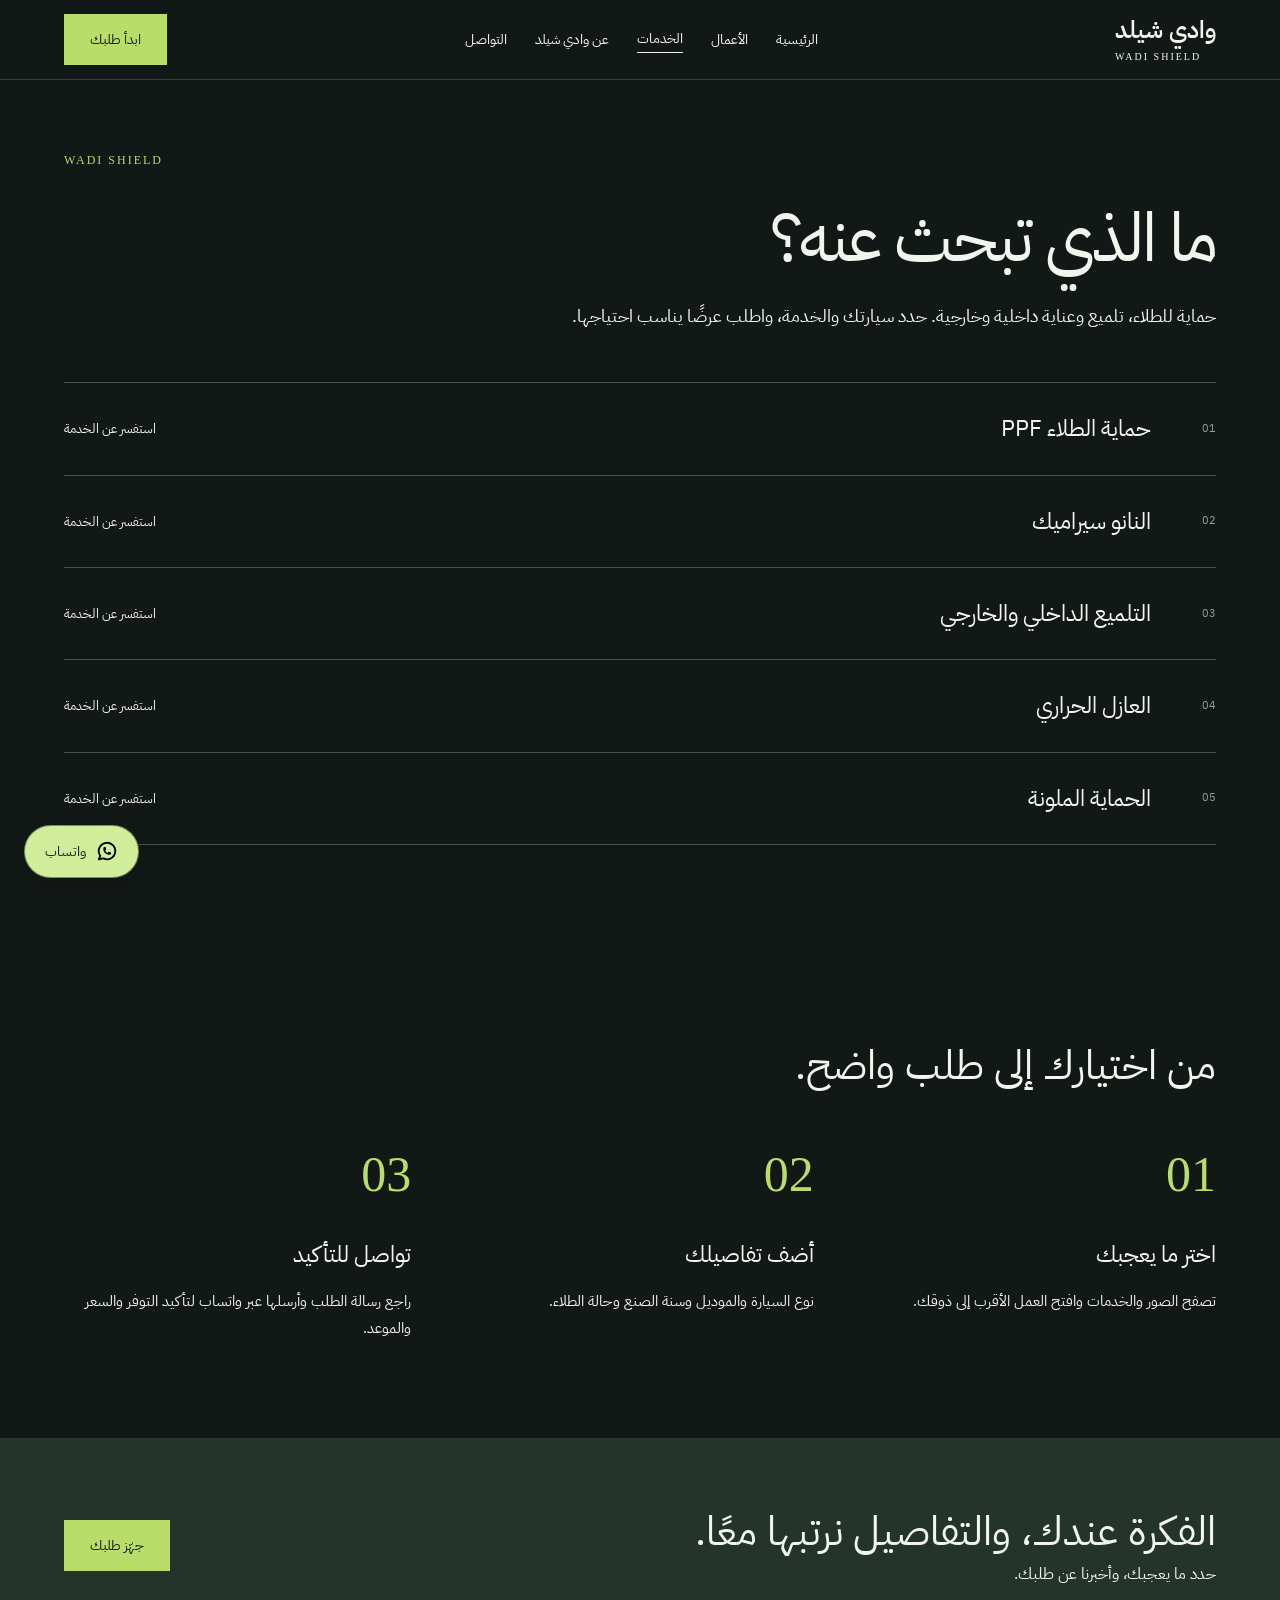
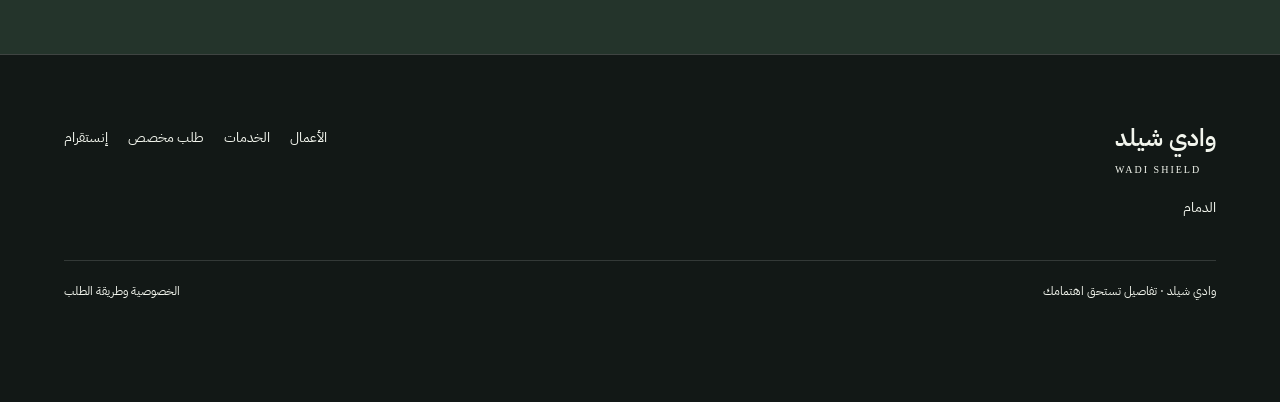
<file: services.html>
<!doctype html><html lang="ar" dir="rtl"><head><meta charset="utf-8"><meta name="viewport" content="width=device-width,initial-scale=1"><meta name="robots" content="noindex,nofollow"><meta name="description" content="حماية للطلاء، تلميع وعناية داخلية وخارجية. حدد سيارتك والخدمة، واطلب عرضًا يناسب احتياجها."><meta name="theme-color" content="#121816"><title>الخدمات | وادي شيلد</title><meta property="og:title" content="وادي شيلد — الخدمات"><meta property="og:description" content="حماية للطلاء، تلميع وعناية داخلية وخارجية. حدد سيارتك والخدمة، واطلب عرضًا يناسب احتياجها."><meta property="og:image" content="https://az212z.github.io/wadi-shield-dammam/assets/0.webp"><meta property="og:locale" content="ar_SA"><link rel="icon" href="assets/favicon.png"><link rel="preload" as="font" href="assets/plex-400.woff2" type="font/woff2" crossorigin><link rel="stylesheet" href="assets/style.css"><script src="assets/app.js" defer></script></head><body class="auto" style="--bg:#121816;--ink:#f2f5ed;--accent:#b8dd69"><a class="skip" href="#main">تخطي إلى المحتوى</a><header><div class="wrap header-row"><a class="brand" href="index.html">وادي شيلد<small class="latin">WADI SHIELD</small></a><button class="menu" aria-label="فتح القائمة" aria-expanded="false" aria-controls="nav">القائمة</button><nav class="nav" id="nav" aria-label="التنقل الرئيسي"><a href="index.html" >الرئيسية</a><a href="collection.html" >الأعمال</a><a href="services.html" aria-current=page>الخدمات</a><a href="about.html" >عن وادي شيلد</a><a href="contact.html" >التواصل</a></nav><span class="header-cta"><a class="btn " href="request.html">ابدأ طلبك</a></span></div></header><main id="main"><div class="wrap page-title"><span class="eyebrow latin">WADI SHIELD</span><h1>ما الذي تبحث عنه؟</h1><p>حماية للطلاء، تلميع وعناية داخلية وخارجية. حدد سيارتك والخدمة، واطلب عرضًا يناسب احتياجها.</p></div><section class="wrap section" style="padding-top:10px"><div class="service-list"><div class="service"><small>01</small><h3>حماية الطلاء PPF</h3><a href="request.html?item=%D8%AD%D9%85%D8%A7%D9%8A%D8%A9%20%D8%A7%D9%84%D8%B7%D9%84%D8%A7%D8%A1%20PPF">استفسر عن الخدمة</a></div><div class="service"><small>02</small><h3>النانو سيراميك</h3><a href="request.html?item=%D8%A7%D9%84%D9%86%D8%A7%D9%86%D9%88%20%D8%B3%D9%8A%D8%B1%D8%A7%D9%85%D9%8A%D9%83">استفسر عن الخدمة</a></div><div class="service"><small>03</small><h3>التلميع الداخلي والخارجي</h3><a href="request.html?item=%D8%A7%D9%84%D8%AA%D9%84%D9%85%D9%8A%D8%B9%20%D8%A7%D9%84%D8%AF%D8%A7%D8%AE%D9%84%D9%8A%20%D9%88%D8%A7%D9%84%D8%AE%D8%A7%D8%B1%D8%AC%D9%8A">استفسر عن الخدمة</a></div><div class="service"><small>04</small><h3>العازل الحراري</h3><a href="request.html?item=%D8%A7%D9%84%D8%B9%D8%A7%D8%B2%D9%84%20%D8%A7%D9%84%D8%AD%D8%B1%D8%A7%D8%B1%D9%8A">استفسر عن الخدمة</a></div><div class="service"><small>05</small><h3>الحماية الملونة</h3><a href="request.html?item=%D8%A7%D9%84%D8%AD%D9%85%D8%A7%D9%8A%D8%A9%20%D8%A7%D9%84%D9%85%D9%84%D9%88%D9%86%D8%A9">استفسر عن الخدمة</a></div></div></section><section class="section wrap"><div class="section-head"><h2>من اختيارك إلى طلب واضح.</h2></div><div class="steps"><div class="step"><span>01</span><h3>اختر ما يعجبك</h3><p>تصفح الصور والخدمات وافتح العمل الأقرب إلى ذوقك.</p></div><div class="step"><span>02</span><h3>أضف تفاصيلك</h3><p>نوع السيارة والموديل وسنة الصنع وحالة الطلاء.</p></div><div class="step"><span>03</span><h3>تواصل للتأكيد</h3><p>راجع رسالة الطلب وأرسلها عبر واتساب لتأكيد التوفر والسعر والموعد.</p></div></div></section><section class="band"><div class="wrap"><div><h2>الفكرة عندك، والتفاصيل نرتبها معًا.</h2><p>حدد ما يعجبك، وأخبرنا عن طلبك.</p></div><a class="btn " href="request.html">جهّز طلبك</a></div></section></main><footer><div class="wrap"><div class="footer-main"><div><a class="brand" href="index.html">وادي شيلد<small class="latin">WADI SHIELD</small></a><p style="margin-top:20px;font-size:14px">الدمام</p></div><div class="footer-links"><a href="collection.html">الأعمال</a><a href="services.html">الخدمات</a><a href="request.html">طلب مخصص</a><a href="https://www.instagram.com/wadishield/" target="_blank" rel="noopener">إنستقرام</a></div></div><div class="footer-bottom"><span>وادي شيلد · تفاصيل تستحق اهتمامك</span><a href="privacy.html">الخصوصية وطريقة الطلب</a></div></div></footer><a class="wa" href="https://wa.me/966554635519" target="_blank" rel="noopener" aria-label="التواصل مع وادي شيلد عبر واتساب"><img src="assets/whatsapp.svg" alt="" width="22" height="22">واتساب</a></body></html>
</file>
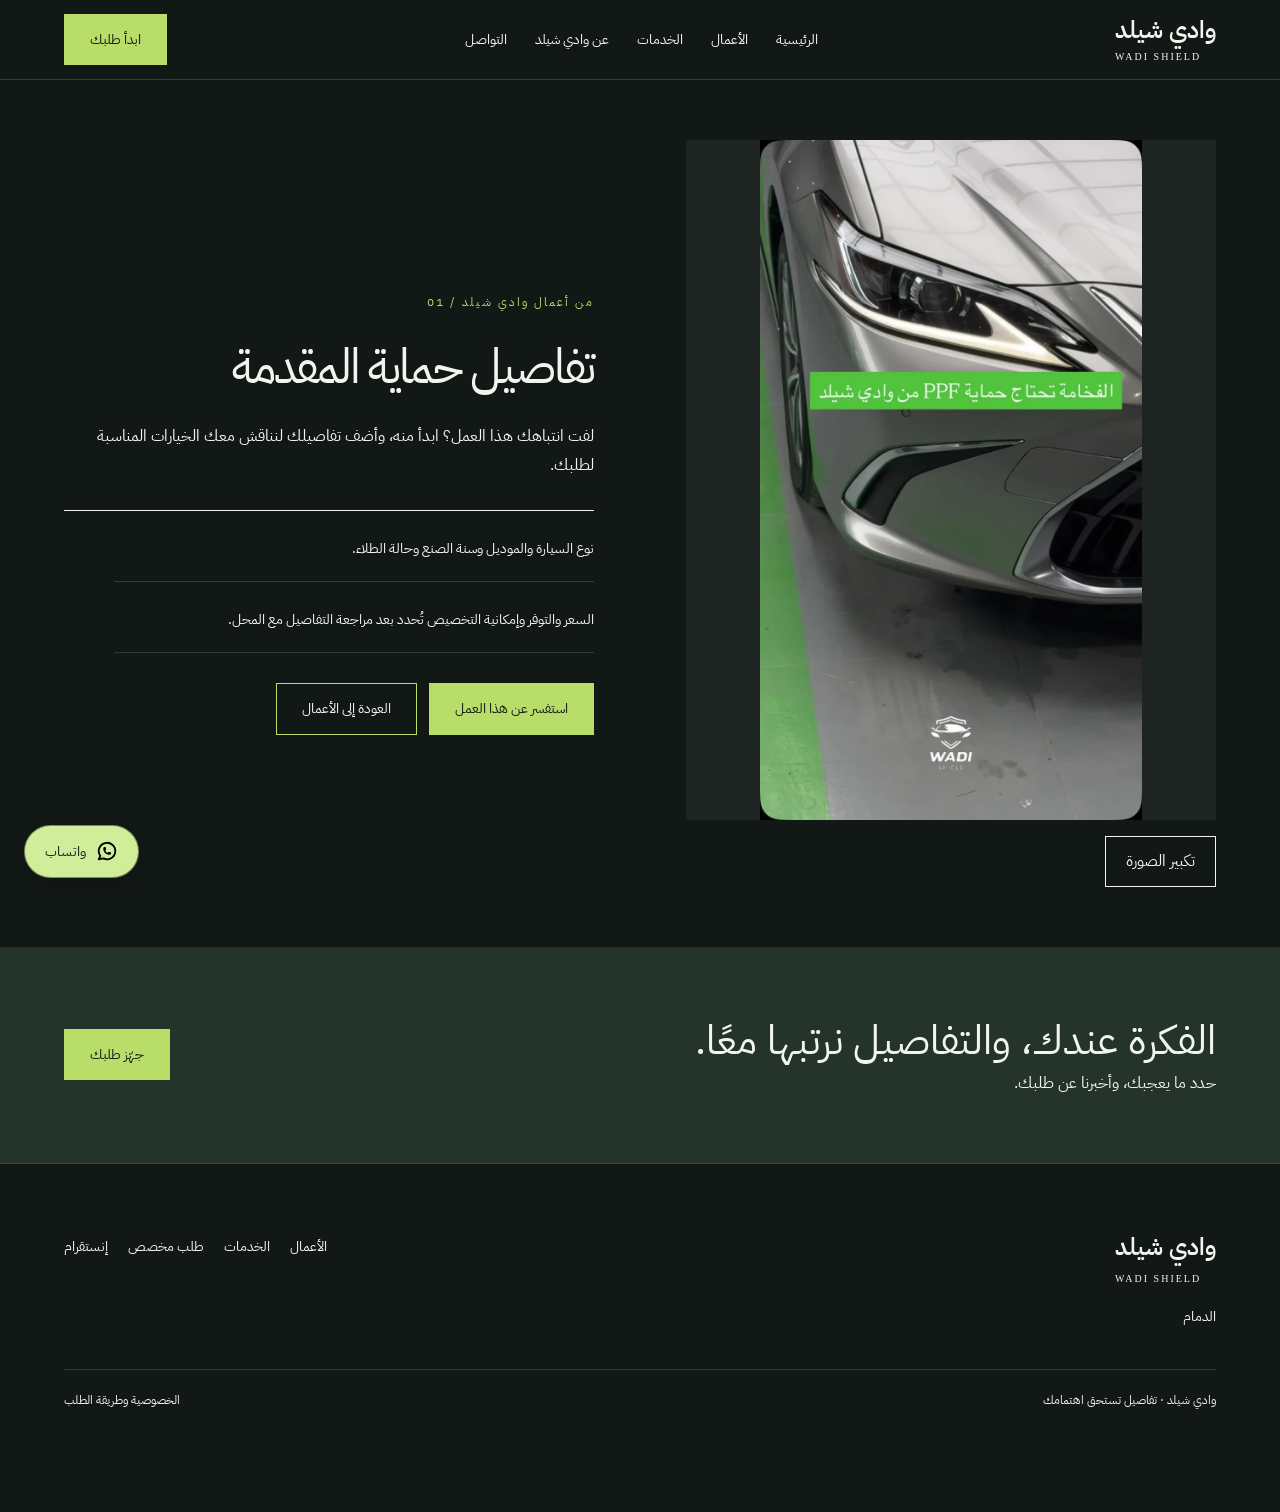
<file: work-1.html>
<!doctype html><html lang="ar" dir="rtl"><head><meta charset="utf-8"><meta name="viewport" content="width=device-width,initial-scale=1"><meta name="robots" content="noindex,nofollow"><meta name="description" content="حماية للطلاء، تلميع وعناية داخلية وخارجية. حدد سيارتك والخدمة، واطلب عرضًا يناسب احتياجها."><meta name="theme-color" content="#121816"><title>تفاصيل حماية المقدمة | وادي شيلد</title><meta property="og:title" content="وادي شيلد — تفاصيل حماية المقدمة"><meta property="og:description" content="حماية للطلاء، تلميع وعناية داخلية وخارجية. حدد سيارتك والخدمة، واطلب عرضًا يناسب احتياجها."><meta property="og:image" content="https://az212z.github.io/wadi-shield-dammam/assets/0.webp"><meta property="og:locale" content="ar_SA"><link rel="icon" href="assets/favicon.png"><link rel="preload" as="font" href="assets/plex-400.woff2" type="font/woff2" crossorigin><link rel="stylesheet" href="assets/style.css"><script src="assets/app.js" defer></script></head><body class="auto" style="--bg:#121816;--ink:#f2f5ed;--accent:#b8dd69"><a class="skip" href="#main">تخطي إلى المحتوى</a><header><div class="wrap header-row"><a class="brand" href="index.html">وادي شيلد<small class="latin">WADI SHIELD</small></a><button class="menu" aria-label="فتح القائمة" aria-expanded="false" aria-controls="nav">القائمة</button><nav class="nav" id="nav" aria-label="التنقل الرئيسي"><a href="index.html" >الرئيسية</a><a href="collection.html" >الأعمال</a><a href="services.html" >الخدمات</a><a href="about.html" >عن وادي شيلد</a><a href="contact.html" >التواصل</a></nav><span class="header-cta"><a class="btn " href="request.html">ابدأ طلبك</a></span></div></header><main id="main"><div class="wrap product"><div><img class="" src="assets/0.webp" alt="تفاصيل حماية المقدمة" width="900" height="1100" fetchpriority=high decoding="async"><button class="zoom">تكبير الصورة</button></div><div class="product-copy"><span class="eyebrow">من أعمال وادي شيلد / 01</span><h1>تفاصيل حماية المقدمة</h1><p>لفت انتباهك هذا العمل؟ ابدأ منه، وأضف تفاصيلك لنناقش معك الخيارات المناسبة لطلبك.</p><div class="specs"><p>نوع السيارة والموديل وسنة الصنع وحالة الطلاء.</p><p>السعر والتوفر وإمكانية التخصيص تُحدد بعد مراجعة التفاصيل مع المحل.</p></div><div class="actions"><a class="btn " href="request.html?item=%D8%AA%D9%81%D8%A7%D8%B5%D9%8A%D9%84%20%D8%AD%D9%85%D8%A7%D9%8A%D8%A9%20%D8%A7%D9%84%D9%85%D9%82%D8%AF%D9%85%D8%A9">استفسر عن هذا العمل</a><a class="btn secondary" href="collection.html">العودة إلى الأعمال</a></div></div></div><dialog class="lightbox" aria-label="عرض الصورة بحجم أكبر"><button data-close>إغلاق الصورة</button><img class="" src="assets/0.webp" alt="تفاصيل حماية المقدمة" width="900" height="1100" loading=lazy decoding="async"></dialog><section class="band"><div class="wrap"><div><h2>الفكرة عندك، والتفاصيل نرتبها معًا.</h2><p>حدد ما يعجبك، وأخبرنا عن طلبك.</p></div><a class="btn " href="request.html">جهّز طلبك</a></div></section></main><footer><div class="wrap"><div class="footer-main"><div><a class="brand" href="index.html">وادي شيلد<small class="latin">WADI SHIELD</small></a><p style="margin-top:20px;font-size:14px">الدمام</p></div><div class="footer-links"><a href="collection.html">الأعمال</a><a href="services.html">الخدمات</a><a href="request.html">طلب مخصص</a><a href="https://www.instagram.com/wadishield/" target="_blank" rel="noopener">إنستقرام</a></div></div><div class="footer-bottom"><span>وادي شيلد · تفاصيل تستحق اهتمامك</span><a href="privacy.html">الخصوصية وطريقة الطلب</a></div></div></footer><a class="wa" href="https://wa.me/966554635519" target="_blank" rel="noopener" aria-label="التواصل مع وادي شيلد عبر واتساب"><img src="assets/whatsapp.svg" alt="" width="22" height="22">واتساب</a></body></html>
</file>
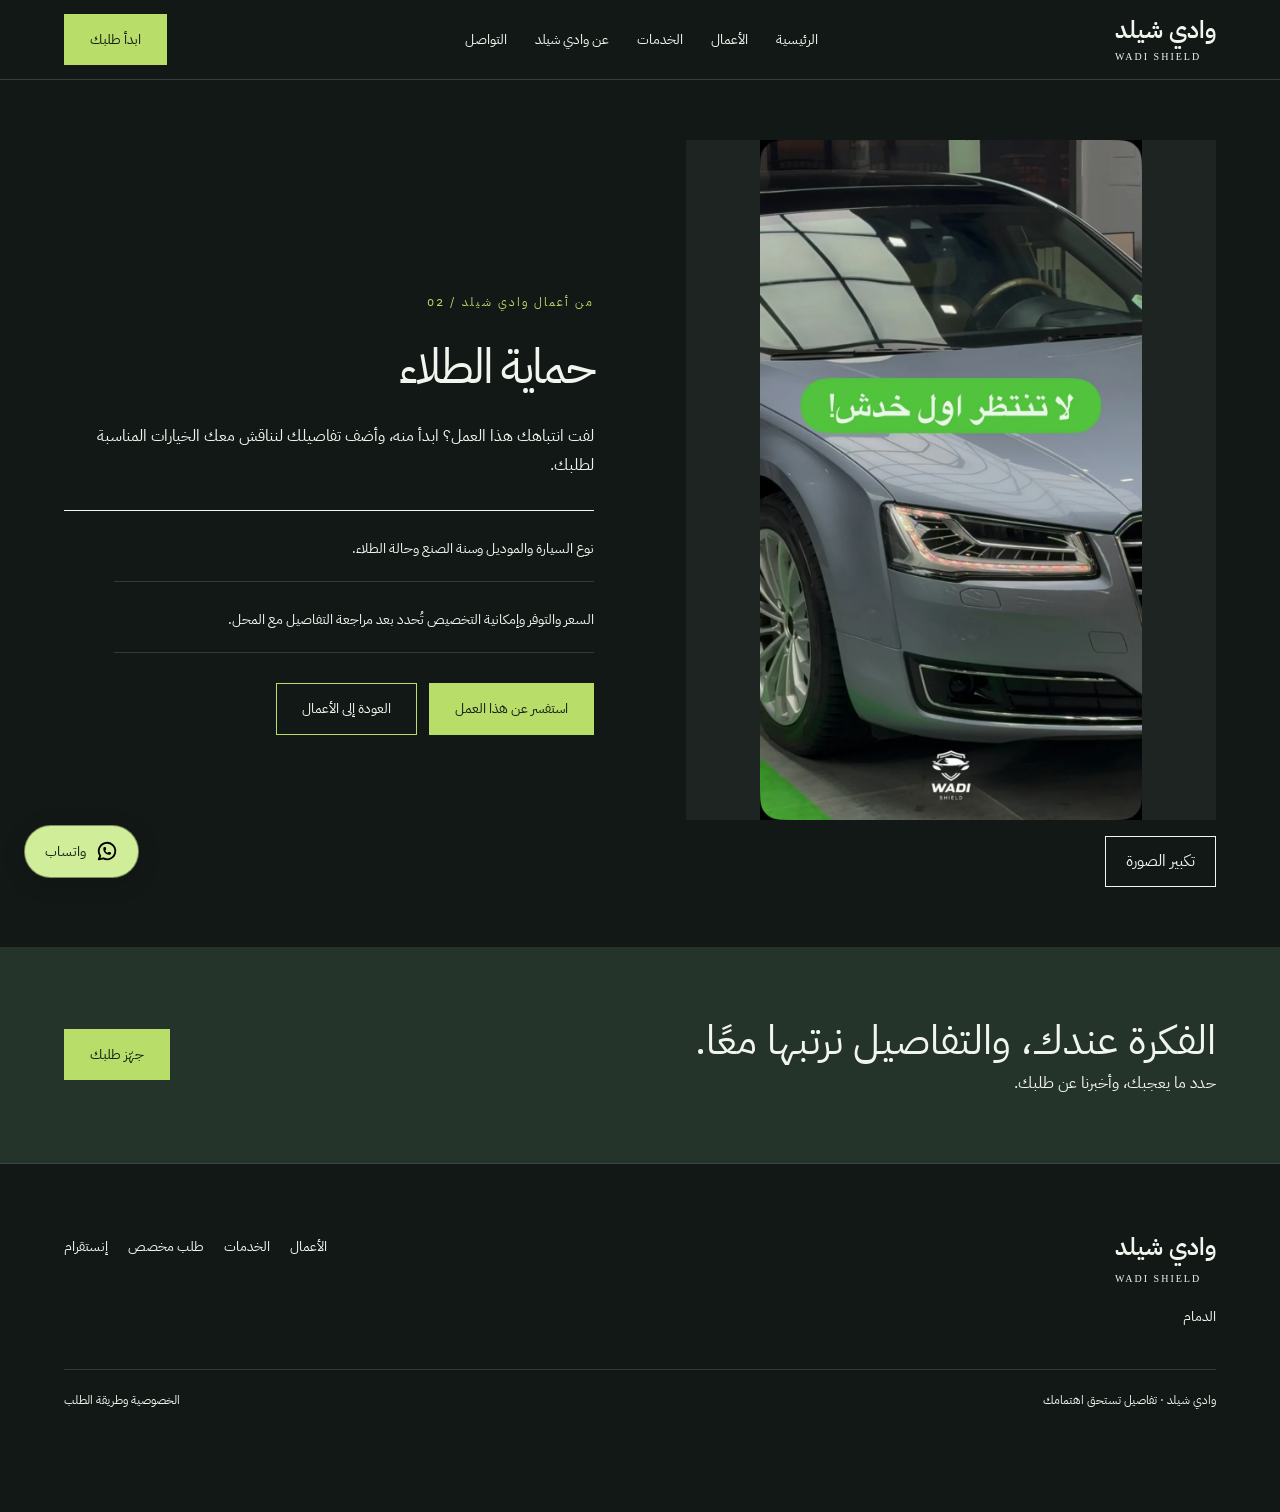
<file: work-2.html>
<!doctype html><html lang="ar" dir="rtl"><head><meta charset="utf-8"><meta name="viewport" content="width=device-width,initial-scale=1"><meta name="robots" content="noindex,nofollow"><meta name="description" content="حماية للطلاء، تلميع وعناية داخلية وخارجية. حدد سيارتك والخدمة، واطلب عرضًا يناسب احتياجها."><meta name="theme-color" content="#121816"><title>حماية الطلاء | وادي شيلد</title><meta property="og:title" content="وادي شيلد — حماية الطلاء"><meta property="og:description" content="حماية للطلاء، تلميع وعناية داخلية وخارجية. حدد سيارتك والخدمة، واطلب عرضًا يناسب احتياجها."><meta property="og:image" content="https://az212z.github.io/wadi-shield-dammam/assets/0.webp"><meta property="og:locale" content="ar_SA"><link rel="icon" href="assets/favicon.png"><link rel="preload" as="font" href="assets/plex-400.woff2" type="font/woff2" crossorigin><link rel="stylesheet" href="assets/style.css"><script src="assets/app.js" defer></script></head><body class="auto" style="--bg:#121816;--ink:#f2f5ed;--accent:#b8dd69"><a class="skip" href="#main">تخطي إلى المحتوى</a><header><div class="wrap header-row"><a class="brand" href="index.html">وادي شيلد<small class="latin">WADI SHIELD</small></a><button class="menu" aria-label="فتح القائمة" aria-expanded="false" aria-controls="nav">القائمة</button><nav class="nav" id="nav" aria-label="التنقل الرئيسي"><a href="index.html" >الرئيسية</a><a href="collection.html" >الأعمال</a><a href="services.html" >الخدمات</a><a href="about.html" >عن وادي شيلد</a><a href="contact.html" >التواصل</a></nav><span class="header-cta"><a class="btn " href="request.html">ابدأ طلبك</a></span></div></header><main id="main"><div class="wrap product"><div><img class="" src="assets/1.webp" alt="حماية الطلاء" width="900" height="1100" fetchpriority=high decoding="async"><button class="zoom">تكبير الصورة</button></div><div class="product-copy"><span class="eyebrow">من أعمال وادي شيلد / 02</span><h1>حماية الطلاء</h1><p>لفت انتباهك هذا العمل؟ ابدأ منه، وأضف تفاصيلك لنناقش معك الخيارات المناسبة لطلبك.</p><div class="specs"><p>نوع السيارة والموديل وسنة الصنع وحالة الطلاء.</p><p>السعر والتوفر وإمكانية التخصيص تُحدد بعد مراجعة التفاصيل مع المحل.</p></div><div class="actions"><a class="btn " href="request.html?item=%D8%AD%D9%85%D8%A7%D9%8A%D8%A9%20%D8%A7%D9%84%D8%B7%D9%84%D8%A7%D8%A1">استفسر عن هذا العمل</a><a class="btn secondary" href="collection.html">العودة إلى الأعمال</a></div></div></div><dialog class="lightbox" aria-label="عرض الصورة بحجم أكبر"><button data-close>إغلاق الصورة</button><img class="" src="assets/1.webp" alt="حماية الطلاء" width="900" height="1100" loading=lazy decoding="async"></dialog><section class="band"><div class="wrap"><div><h2>الفكرة عندك، والتفاصيل نرتبها معًا.</h2><p>حدد ما يعجبك، وأخبرنا عن طلبك.</p></div><a class="btn " href="request.html">جهّز طلبك</a></div></section></main><footer><div class="wrap"><div class="footer-main"><div><a class="brand" href="index.html">وادي شيلد<small class="latin">WADI SHIELD</small></a><p style="margin-top:20px;font-size:14px">الدمام</p></div><div class="footer-links"><a href="collection.html">الأعمال</a><a href="services.html">الخدمات</a><a href="request.html">طلب مخصص</a><a href="https://www.instagram.com/wadishield/" target="_blank" rel="noopener">إنستقرام</a></div></div><div class="footer-bottom"><span>وادي شيلد · تفاصيل تستحق اهتمامك</span><a href="privacy.html">الخصوصية وطريقة الطلب</a></div></div></footer><a class="wa" href="https://wa.me/966554635519" target="_blank" rel="noopener" aria-label="التواصل مع وادي شيلد عبر واتساب"><img src="assets/whatsapp.svg" alt="" width="22" height="22">واتساب</a></body></html>
</file>
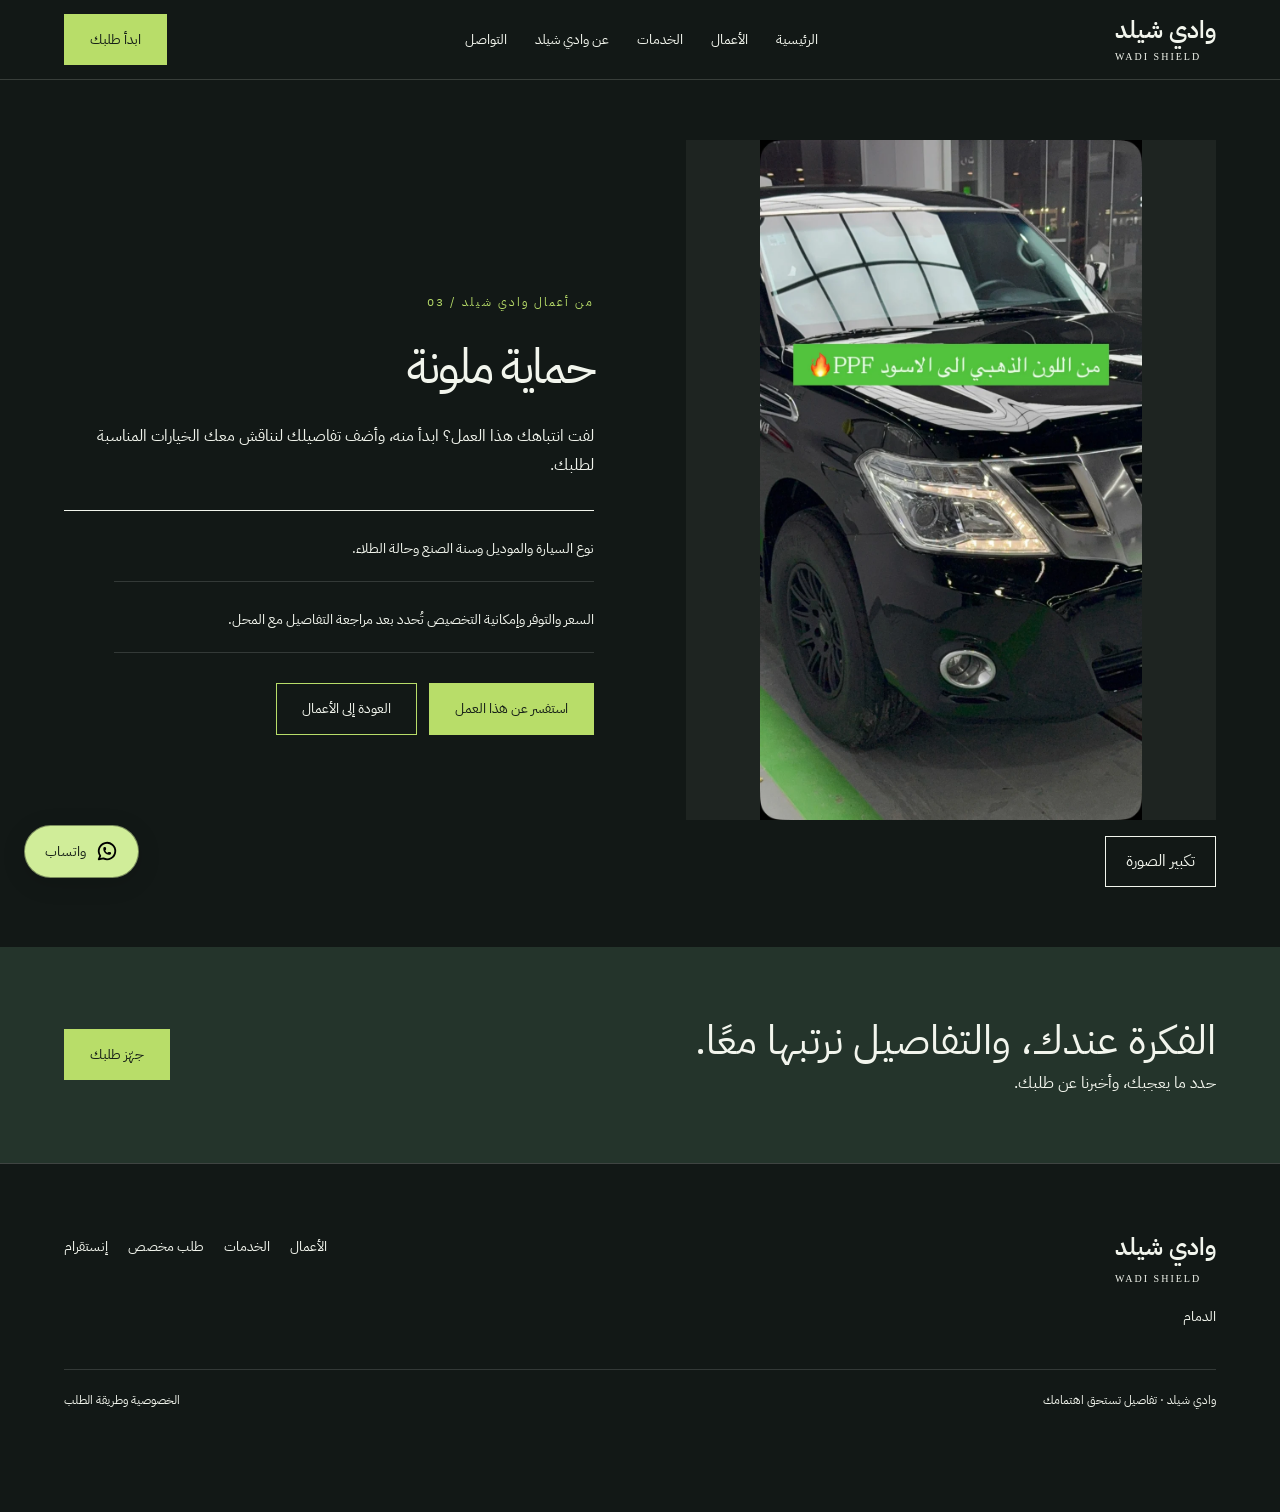
<file: work-3.html>
<!doctype html><html lang="ar" dir="rtl"><head><meta charset="utf-8"><meta name="viewport" content="width=device-width,initial-scale=1"><meta name="robots" content="noindex,nofollow"><meta name="description" content="حماية للطلاء، تلميع وعناية داخلية وخارجية. حدد سيارتك والخدمة، واطلب عرضًا يناسب احتياجها."><meta name="theme-color" content="#121816"><title>حماية ملونة | وادي شيلد</title><meta property="og:title" content="وادي شيلد — حماية ملونة"><meta property="og:description" content="حماية للطلاء، تلميع وعناية داخلية وخارجية. حدد سيارتك والخدمة، واطلب عرضًا يناسب احتياجها."><meta property="og:image" content="https://az212z.github.io/wadi-shield-dammam/assets/0.webp"><meta property="og:locale" content="ar_SA"><link rel="icon" href="assets/favicon.png"><link rel="preload" as="font" href="assets/plex-400.woff2" type="font/woff2" crossorigin><link rel="stylesheet" href="assets/style.css"><script src="assets/app.js" defer></script></head><body class="auto" style="--bg:#121816;--ink:#f2f5ed;--accent:#b8dd69"><a class="skip" href="#main">تخطي إلى المحتوى</a><header><div class="wrap header-row"><a class="brand" href="index.html">وادي شيلد<small class="latin">WADI SHIELD</small></a><button class="menu" aria-label="فتح القائمة" aria-expanded="false" aria-controls="nav">القائمة</button><nav class="nav" id="nav" aria-label="التنقل الرئيسي"><a href="index.html" >الرئيسية</a><a href="collection.html" >الأعمال</a><a href="services.html" >الخدمات</a><a href="about.html" >عن وادي شيلد</a><a href="contact.html" >التواصل</a></nav><span class="header-cta"><a class="btn " href="request.html">ابدأ طلبك</a></span></div></header><main id="main"><div class="wrap product"><div><img class="" src="assets/2.webp" alt="حماية ملونة" width="900" height="1100" fetchpriority=high decoding="async"><button class="zoom">تكبير الصورة</button></div><div class="product-copy"><span class="eyebrow">من أعمال وادي شيلد / 03</span><h1>حماية ملونة</h1><p>لفت انتباهك هذا العمل؟ ابدأ منه، وأضف تفاصيلك لنناقش معك الخيارات المناسبة لطلبك.</p><div class="specs"><p>نوع السيارة والموديل وسنة الصنع وحالة الطلاء.</p><p>السعر والتوفر وإمكانية التخصيص تُحدد بعد مراجعة التفاصيل مع المحل.</p></div><div class="actions"><a class="btn " href="request.html?item=%D8%AD%D9%85%D8%A7%D9%8A%D8%A9%20%D9%85%D9%84%D9%88%D9%86%D8%A9">استفسر عن هذا العمل</a><a class="btn secondary" href="collection.html">العودة إلى الأعمال</a></div></div></div><dialog class="lightbox" aria-label="عرض الصورة بحجم أكبر"><button data-close>إغلاق الصورة</button><img class="" src="assets/2.webp" alt="حماية ملونة" width="900" height="1100" loading=lazy decoding="async"></dialog><section class="band"><div class="wrap"><div><h2>الفكرة عندك، والتفاصيل نرتبها معًا.</h2><p>حدد ما يعجبك، وأخبرنا عن طلبك.</p></div><a class="btn " href="request.html">جهّز طلبك</a></div></section></main><footer><div class="wrap"><div class="footer-main"><div><a class="brand" href="index.html">وادي شيلد<small class="latin">WADI SHIELD</small></a><p style="margin-top:20px;font-size:14px">الدمام</p></div><div class="footer-links"><a href="collection.html">الأعمال</a><a href="services.html">الخدمات</a><a href="request.html">طلب مخصص</a><a href="https://www.instagram.com/wadishield/" target="_blank" rel="noopener">إنستقرام</a></div></div><div class="footer-bottom"><span>وادي شيلد · تفاصيل تستحق اهتمامك</span><a href="privacy.html">الخصوصية وطريقة الطلب</a></div></div></footer><a class="wa" href="https://wa.me/966554635519" target="_blank" rel="noopener" aria-label="التواصل مع وادي شيلد عبر واتساب"><img src="assets/whatsapp.svg" alt="" width="22" height="22">واتساب</a></body></html>
</file>
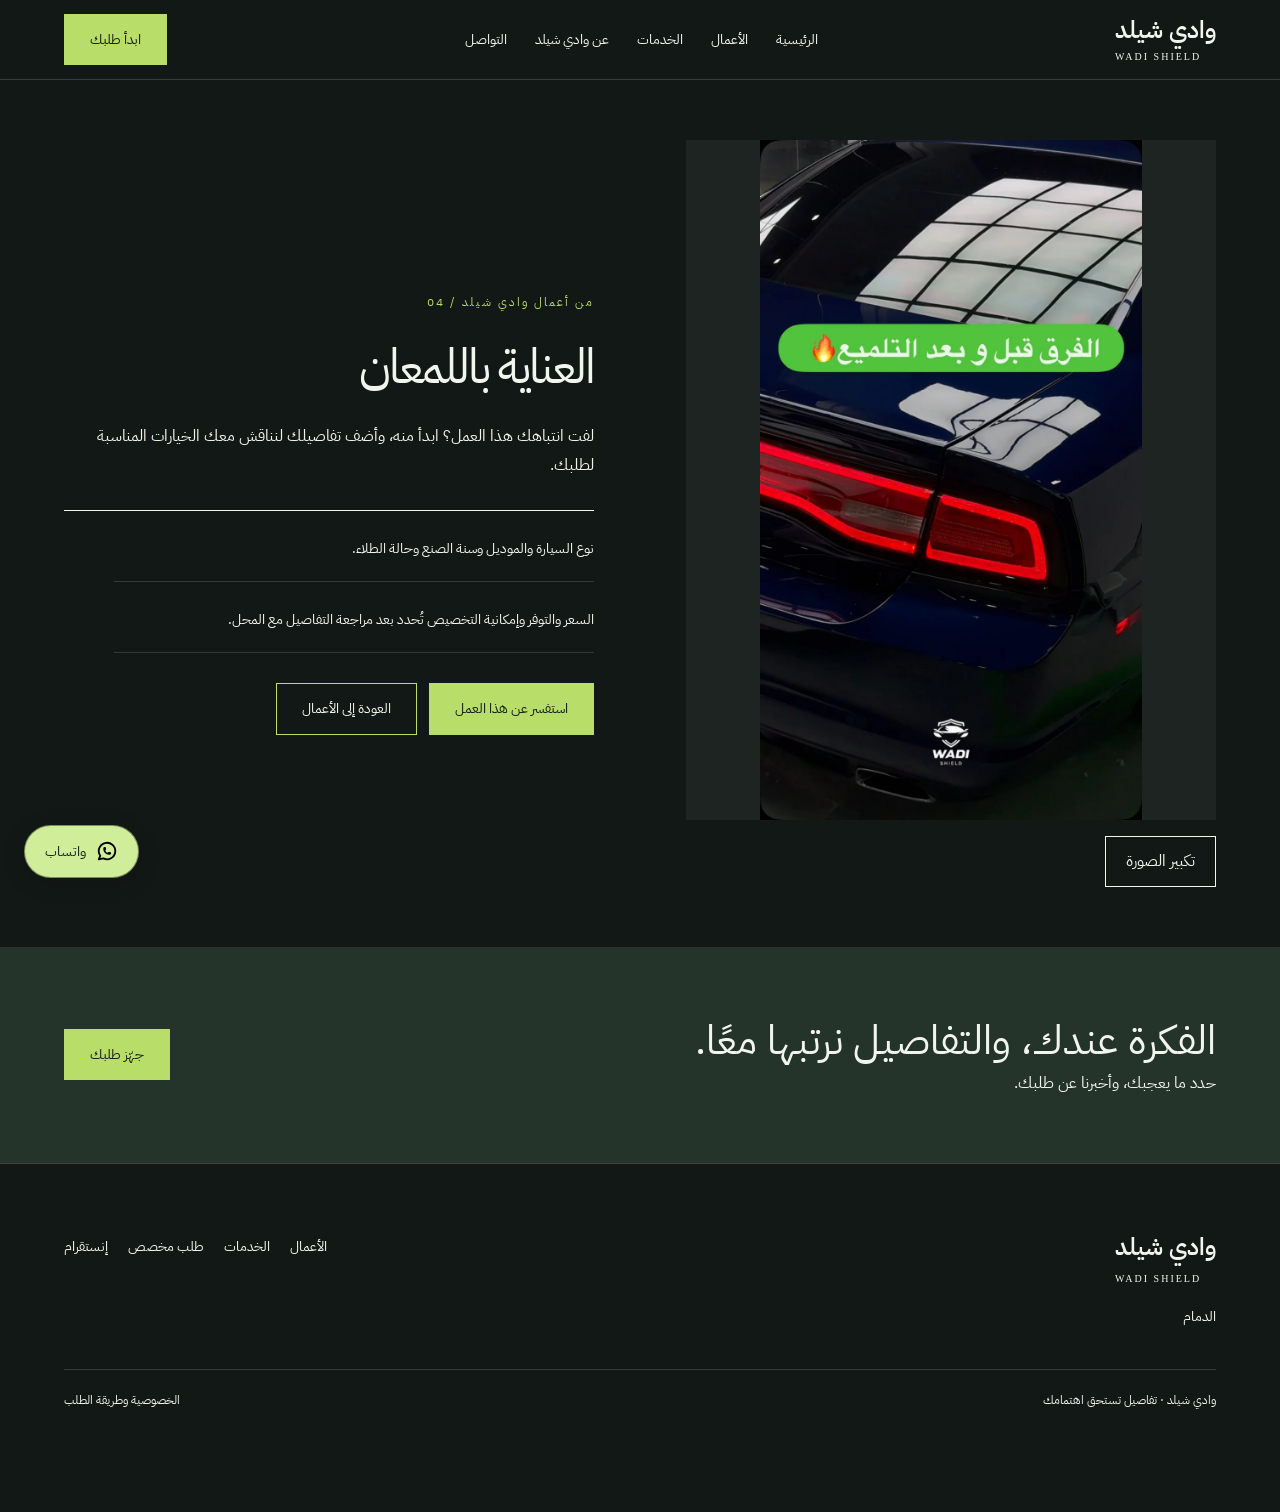
<file: work-4.html>
<!doctype html><html lang="ar" dir="rtl"><head><meta charset="utf-8"><meta name="viewport" content="width=device-width,initial-scale=1"><meta name="robots" content="noindex,nofollow"><meta name="description" content="حماية للطلاء، تلميع وعناية داخلية وخارجية. حدد سيارتك والخدمة، واطلب عرضًا يناسب احتياجها."><meta name="theme-color" content="#121816"><title>العناية باللمعان | وادي شيلد</title><meta property="og:title" content="وادي شيلد — العناية باللمعان"><meta property="og:description" content="حماية للطلاء، تلميع وعناية داخلية وخارجية. حدد سيارتك والخدمة، واطلب عرضًا يناسب احتياجها."><meta property="og:image" content="https://az212z.github.io/wadi-shield-dammam/assets/0.webp"><meta property="og:locale" content="ar_SA"><link rel="icon" href="assets/favicon.png"><link rel="preload" as="font" href="assets/plex-400.woff2" type="font/woff2" crossorigin><link rel="stylesheet" href="assets/style.css"><script src="assets/app.js" defer></script></head><body class="auto" style="--bg:#121816;--ink:#f2f5ed;--accent:#b8dd69"><a class="skip" href="#main">تخطي إلى المحتوى</a><header><div class="wrap header-row"><a class="brand" href="index.html">وادي شيلد<small class="latin">WADI SHIELD</small></a><button class="menu" aria-label="فتح القائمة" aria-expanded="false" aria-controls="nav">القائمة</button><nav class="nav" id="nav" aria-label="التنقل الرئيسي"><a href="index.html" >الرئيسية</a><a href="collection.html" >الأعمال</a><a href="services.html" >الخدمات</a><a href="about.html" >عن وادي شيلد</a><a href="contact.html" >التواصل</a></nav><span class="header-cta"><a class="btn " href="request.html">ابدأ طلبك</a></span></div></header><main id="main"><div class="wrap product"><div><img class="" src="assets/3.webp" alt="العناية باللمعان" width="900" height="1100" fetchpriority=high decoding="async"><button class="zoom">تكبير الصورة</button></div><div class="product-copy"><span class="eyebrow">من أعمال وادي شيلد / 04</span><h1>العناية باللمعان</h1><p>لفت انتباهك هذا العمل؟ ابدأ منه، وأضف تفاصيلك لنناقش معك الخيارات المناسبة لطلبك.</p><div class="specs"><p>نوع السيارة والموديل وسنة الصنع وحالة الطلاء.</p><p>السعر والتوفر وإمكانية التخصيص تُحدد بعد مراجعة التفاصيل مع المحل.</p></div><div class="actions"><a class="btn " href="request.html?item=%D8%A7%D9%84%D8%B9%D9%86%D8%A7%D9%8A%D8%A9%20%D8%A8%D8%A7%D9%84%D9%84%D9%85%D8%B9%D8%A7%D9%86">استفسر عن هذا العمل</a><a class="btn secondary" href="collection.html">العودة إلى الأعمال</a></div></div></div><dialog class="lightbox" aria-label="عرض الصورة بحجم أكبر"><button data-close>إغلاق الصورة</button><img class="" src="assets/3.webp" alt="العناية باللمعان" width="900" height="1100" loading=lazy decoding="async"></dialog><section class="band"><div class="wrap"><div><h2>الفكرة عندك، والتفاصيل نرتبها معًا.</h2><p>حدد ما يعجبك، وأخبرنا عن طلبك.</p></div><a class="btn " href="request.html">جهّز طلبك</a></div></section></main><footer><div class="wrap"><div class="footer-main"><div><a class="brand" href="index.html">وادي شيلد<small class="latin">WADI SHIELD</small></a><p style="margin-top:20px;font-size:14px">الدمام</p></div><div class="footer-links"><a href="collection.html">الأعمال</a><a href="services.html">الخدمات</a><a href="request.html">طلب مخصص</a><a href="https://www.instagram.com/wadishield/" target="_blank" rel="noopener">إنستقرام</a></div></div><div class="footer-bottom"><span>وادي شيلد · تفاصيل تستحق اهتمامك</span><a href="privacy.html">الخصوصية وطريقة الطلب</a></div></div></footer><a class="wa" href="https://wa.me/966554635519" target="_blank" rel="noopener" aria-label="التواصل مع وادي شيلد عبر واتساب"><img src="assets/whatsapp.svg" alt="" width="22" height="22">واتساب</a></body></html>
</file>
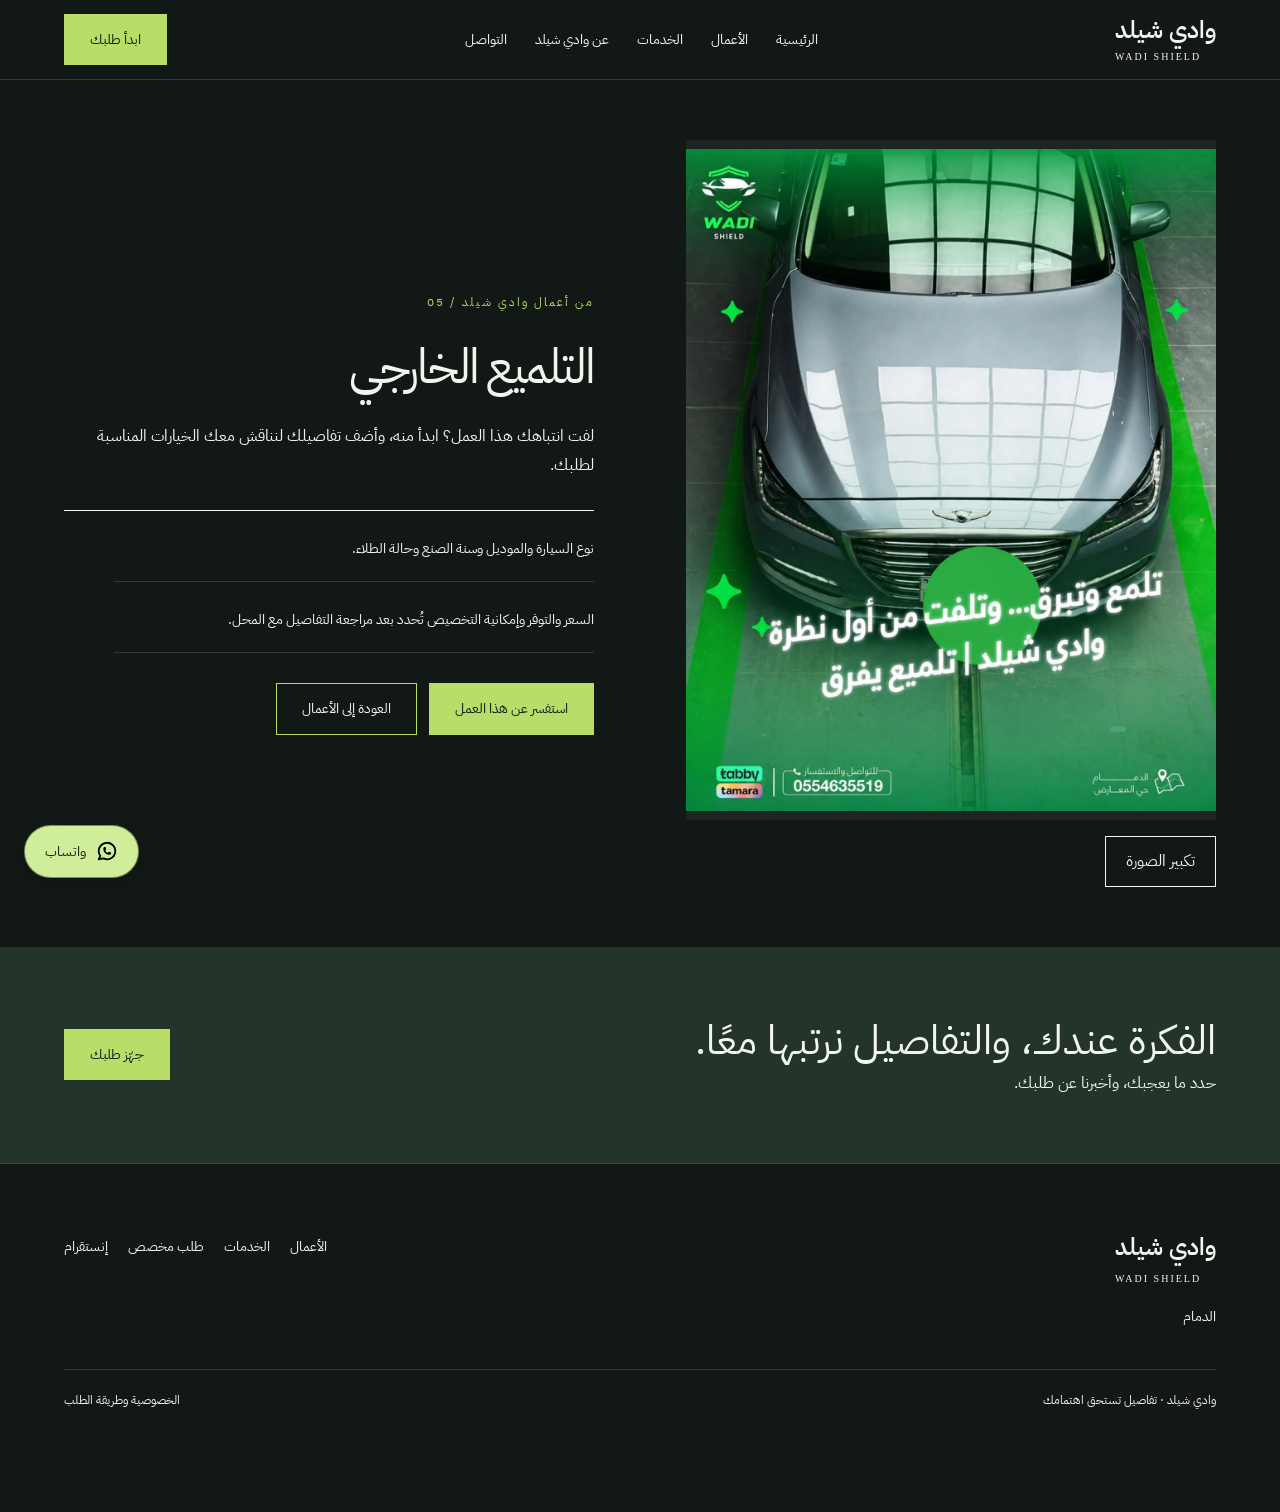
<file: work-5.html>
<!doctype html><html lang="ar" dir="rtl"><head><meta charset="utf-8"><meta name="viewport" content="width=device-width,initial-scale=1"><meta name="robots" content="noindex,nofollow"><meta name="description" content="حماية للطلاء، تلميع وعناية داخلية وخارجية. حدد سيارتك والخدمة، واطلب عرضًا يناسب احتياجها."><meta name="theme-color" content="#121816"><title>التلميع الخارجي | وادي شيلد</title><meta property="og:title" content="وادي شيلد — التلميع الخارجي"><meta property="og:description" content="حماية للطلاء، تلميع وعناية داخلية وخارجية. حدد سيارتك والخدمة، واطلب عرضًا يناسب احتياجها."><meta property="og:image" content="https://az212z.github.io/wadi-shield-dammam/assets/0.webp"><meta property="og:locale" content="ar_SA"><link rel="icon" href="assets/favicon.png"><link rel="preload" as="font" href="assets/plex-400.woff2" type="font/woff2" crossorigin><link rel="stylesheet" href="assets/style.css"><script src="assets/app.js" defer></script></head><body class="auto" style="--bg:#121816;--ink:#f2f5ed;--accent:#b8dd69"><a class="skip" href="#main">تخطي إلى المحتوى</a><header><div class="wrap header-row"><a class="brand" href="index.html">وادي شيلد<small class="latin">WADI SHIELD</small></a><button class="menu" aria-label="فتح القائمة" aria-expanded="false" aria-controls="nav">القائمة</button><nav class="nav" id="nav" aria-label="التنقل الرئيسي"><a href="index.html" >الرئيسية</a><a href="collection.html" >الأعمال</a><a href="services.html" >الخدمات</a><a href="about.html" >عن وادي شيلد</a><a href="contact.html" >التواصل</a></nav><span class="header-cta"><a class="btn " href="request.html">ابدأ طلبك</a></span></div></header><main id="main"><div class="wrap product"><div><img class="" src="assets/4.webp" alt="التلميع الخارجي" width="900" height="1100" fetchpriority=high decoding="async"><button class="zoom">تكبير الصورة</button></div><div class="product-copy"><span class="eyebrow">من أعمال وادي شيلد / 05</span><h1>التلميع الخارجي</h1><p>لفت انتباهك هذا العمل؟ ابدأ منه، وأضف تفاصيلك لنناقش معك الخيارات المناسبة لطلبك.</p><div class="specs"><p>نوع السيارة والموديل وسنة الصنع وحالة الطلاء.</p><p>السعر والتوفر وإمكانية التخصيص تُحدد بعد مراجعة التفاصيل مع المحل.</p></div><div class="actions"><a class="btn " href="request.html?item=%D8%A7%D9%84%D8%AA%D9%84%D9%85%D9%8A%D8%B9%20%D8%A7%D9%84%D8%AE%D8%A7%D8%B1%D8%AC%D9%8A">استفسر عن هذا العمل</a><a class="btn secondary" href="collection.html">العودة إلى الأعمال</a></div></div></div><dialog class="lightbox" aria-label="عرض الصورة بحجم أكبر"><button data-close>إغلاق الصورة</button><img class="" src="assets/4.webp" alt="التلميع الخارجي" width="900" height="1100" loading=lazy decoding="async"></dialog><section class="band"><div class="wrap"><div><h2>الفكرة عندك، والتفاصيل نرتبها معًا.</h2><p>حدد ما يعجبك، وأخبرنا عن طلبك.</p></div><a class="btn " href="request.html">جهّز طلبك</a></div></section></main><footer><div class="wrap"><div class="footer-main"><div><a class="brand" href="index.html">وادي شيلد<small class="latin">WADI SHIELD</small></a><p style="margin-top:20px;font-size:14px">الدمام</p></div><div class="footer-links"><a href="collection.html">الأعمال</a><a href="services.html">الخدمات</a><a href="request.html">طلب مخصص</a><a href="https://www.instagram.com/wadishield/" target="_blank" rel="noopener">إنستقرام</a></div></div><div class="footer-bottom"><span>وادي شيلد · تفاصيل تستحق اهتمامك</span><a href="privacy.html">الخصوصية وطريقة الطلب</a></div></div></footer><a class="wa" href="https://wa.me/966554635519" target="_blank" rel="noopener" aria-label="التواصل مع وادي شيلد عبر واتساب"><img src="assets/whatsapp.svg" alt="" width="22" height="22">واتساب</a></body></html>
</file>
<file: assets/style.css>
@font-face{font-family:Plex;src:url(plex-400.woff2);font-weight:400;font-display:swap}@font-face{font-family:Plex;src:url(plex-600.woff2);font-weight:600;font-display:swap}*{box-sizing:border-box}html{scroll-behavior:smooth;scroll-padding-top:100px}body{margin:0;background:var(--bg);color:var(--ink);font-family:Plex,Arial,sans-serif;line-height:1.8}a{color:inherit;text-decoration:none}button,input,select,textarea{font:inherit}button,a,input,select,textarea{-webkit-tap-highlight-color:transparent}button{cursor:pointer}img{display:block;width:100%;object-fit:cover}a:focus-visible,button:focus-visible,input:focus-visible,select:focus-visible,textarea:focus-visible{outline:3px solid var(--accent);outline-offset:5px}h1,h2,h3,p{margin:0}h1{font-size:clamp(42px,5.3vw,80px);line-height:1.24;font-weight:400;letter-spacing:-2px}h2{font-size:clamp(30px,3.2vw,48px);line-height:1.4;font-weight:400}h3{font-size:23px;font-weight:500}p{max-width:60ch}.eyebrow{font-size:12px;letter-spacing:2px;display:block;margin-bottom:24px;color:var(--accent)}.latin{font-family:Georgia,serif;direction:ltr;letter-spacing:2px}.wrap{width:min(1280px,90%);margin:auto}.skip{position:absolute;top:-80px}.skip:focus{top:10px;z-index:99;background:var(--bg);padding:15px}header{height:80px;border-bottom:1px solid color-mix(in srgb,var(--ink) 17%,transparent);display:flex;align-items:center;position:relative;z-index:20;background:var(--bg)}.header-row{display:flex;align-items:center;justify-content:space-between;gap:20px}.brand{font-size:24px;font-weight:600;line-height:1.1}.brand small{font-size:10px;display:block;letter-spacing:2px;font-weight:400;margin-top:8px}.nav{display:flex;align-items:center;gap:28px;font-size:14px}.nav a[aria-current=page]{border-bottom:1px solid}.menu{display:none;border:1px solid currentColor;background:none;color:inherit;padding:7px 14px}.btn{display:inline-flex;align-items:center;justify-content:center;min-height:50px;padding:12px 25px;border:1px solid var(--ink);background:var(--ink);color:var(--bg);font-size:14px;transition:transform .2s,opacity .2s}.btn:hover{transform:translateY(-3px);opacity:.85}.btn.secondary{background:transparent;color:var(--ink)}.actions{display:flex;gap:12px;flex-wrap:wrap;margin-top:30px}.hero{display:grid;grid-template-columns:1fr 1fr;gap:5%;align-items:center;min-height:720px;padding:45px 0 60px}.hero-copy p{margin-top:28px;font-size:18px;max-width:440px}.hero-media{position:relative}.hero-media img{height:600px}.hero-media figcaption{font-size:12px;margin-top:12px;display:flex;justify-content:space-between}.hero figure{margin:0}.hero .minor{position:absolute;width:33%;height:220px;bottom:-22px;left:-30px;border:7px solid var(--bg)}.hero-foot{border-top:1px solid color-mix(in srgb,var(--ink) 20%,transparent);padding:22px 0;display:flex;justify-content:space-between;gap:20px;font-size:13px}.section{padding:96px 0}.section-head{display:flex;justify-content:space-between;align-items:end;gap:30px;margin-bottom:35px}.section-head p{max-width:400px;font-size:15px}.grid{display:grid;grid-template-columns:repeat(3,minmax(0,1fr));gap:32px 24px}.card img{aspect-ratio:4/5;transition:transform .6s;object-position:center}.card .picture{overflow:hidden;display:block;background:color-mix(in srgb,var(--ink) 8%,transparent)}.card:hover img{transform:scale(1.035)}.card .meta{padding-top:18px;display:flex;align-items:start;justify-content:space-between;gap:10px}.card h3{font-size:20px}.card .num{font-size:11px;opacity:.65}.card .text-link{display:inline-block;font-size:13px;margin-top:10px;border-bottom:1px solid}.feature{display:grid;grid-template-columns:1.1fr 1fr;gap:9%;align-items:center}.feature img{height:570px}.feature p{margin:25px 0}.service-list{border-top:1px solid color-mix(in srgb,var(--ink) 25%,transparent)}.service{padding:25px 0;border-bottom:1px solid color-mix(in srgb,var(--ink) 25%,transparent);display:grid;grid-template-columns:50px 1fr auto;gap:15px;align-items:center}.service small{font-size:11px;opacity:.6}.service a{font-size:13px}.band{background:var(--ink);color:var(--bg);padding:65px 0}.band .wrap{display:flex;justify-content:space-between;align-items:center;gap:40px}.band .btn{color:var(--ink);background:var(--bg);border-color:var(--bg);flex-shrink:0}.steps{display:grid;grid-template-columns:repeat(3,1fr);gap:55px}.step span{display:block;font-family:Georgia,serif;font-size:50px;color:var(--accent);margin-bottom:15px}.step p{font-size:15px;margin-top:12px}.faq{max-width:850px;margin:auto}.faq h2{margin-bottom:30px}details{border-bottom:1px solid color-mix(in srgb,var(--ink) 25%,transparent);padding:20px 0}summary{cursor:pointer;font-size:18px}details p{margin-top:15px;font-size:15px}footer{padding:70px 0 100px;border-top:1px solid color-mix(in srgb,var(--ink) 20%,transparent)}.footer-main{display:flex;justify-content:space-between;gap:35px}.footer-links{display:flex;gap:20px;flex-wrap:wrap;font-size:14px}.footer-bottom{display:flex;justify-content:space-between;gap:20px;margin-top:40px;padding-top:20px;border-top:1px solid color-mix(in srgb,var(--ink) 15%,transparent);font-size:12px}.wa{position:fixed;bottom:22px;left:24px;z-index:25;background:var(--ink);color:var(--bg);padding:13px 20px;border:1px solid color-mix(in srgb,var(--bg) 45%,transparent);box-shadow:0 5px 25px #0002;display:flex;gap:10px;align-items:center;border-radius:40px;font-size:14px}.wa img{width:22px;height:22px;filter:brightness(0) invert(1)}.auto .wa{background:#d0ed99;color:#172018}.auto .wa img{filter:none}.page-title{padding:70px 0 40px}.page-title p{margin-top:20px;font-size:18px}.filterbar{display:flex;gap:10px;flex-wrap:wrap;margin-bottom:35px}.filterbar button{padding:10px 20px;background:none;border:1px solid color-mix(in srgb,var(--ink) 30%,transparent);color:inherit}.filterbar button[aria-pressed=true]{background:var(--ink);color:var(--bg)}[hidden]{display:none!important}.result-count{font-size:13px;margin-bottom:22px}.product{display:grid;grid-template-columns:1fr 1fr;gap:8%;padding:60px 0}.product img{height:680px;object-fit:contain;background:color-mix(in srgb,var(--ink) 5%,transparent)}.product-copy{align-self:center}.product h1{font-size:48px}.product p{margin-top:25px}.specs{margin-top:30px;border-top:1px solid}.specs p{font-size:14px;border-bottom:1px solid color-mix(in srgb,var(--ink) 15%,transparent);padding-bottom:20px}.form-layout{display:grid;grid-template-columns:1.2fr .8fr;gap:70px;padding-bottom:80px}form{display:grid;grid-template-columns:1fr 1fr;gap:22px}label{display:block;font-size:14px}input,select,textarea{width:100%;display:block;margin-top:8px;border:1px solid color-mix(in srgb,var(--ink) 28%,transparent);padding:13px;background:transparent;color:var(--ink);border-radius:0;min-width:0}select option{background:var(--bg);color:var(--ink)}textarea{min-height:140px;resize:vertical}.full{grid-column:1/-1}.note{font-size:13px;opacity:.8}.request-preview{padding:35px;background:color-mix(in srgb,var(--ink) 6%,var(--bg));align-self:start;position:sticky;top:30px}.request-preview p{font-size:15px;margin:20px 0;white-space:pre-wrap;overflow-wrap:anywhere}.contact-grid{display:grid;grid-template-columns:1fr 1fr;gap:70px}.contact-list a,.contact-list .address{display:block;padding:24px 0;border-bottom:1px solid color-mix(in srgb,var(--ink) 20%,transparent)}.contact-list small{display:block;opacity:.7}.contact-photo{height:620px}.prose{max-width:800px;padding-bottom:80px}.prose h2{font-size:27px;margin:35px 0 12px}.prose p{margin:15px 0}.lightbox{border:0;background:var(--bg);color:var(--ink);padding:20px;width:min(850px,94vw);max-height:94vh}.lightbox::backdrop{background:#000c}.lightbox img{object-fit:contain;max-height:75vh}.lightbox button{background:none;color:inherit;border:1px solid;padding:7px 20px;margin-bottom:15px}.zoom{background:none;border:1px solid;color:inherit;padding:10px 20px;margin-top:16px}.couture .hero{grid-template-columns:.9fr 1.1fr}.couture .hero-media img{height:640px}.couture h1{font-size:clamp(46px,5.5vw,84px)}.couture .hero-copy{padding-bottom:100px}.couture .hero .minor{height:250px;width:30%;left:-45px;bottom:-15px}.arch .hero-media img:first-child{border-radius:48% 48% 0 0;height:590px}.arch .hero-media{padding:20px}.arch .hero{grid-template-columns:1.1fr .9fr}.arch h1{font-size:clamp(46px,4.7vw,70px)}.playful .hero-media img:first-child{transform:rotate(-3deg);border:12px solid #fff;box-shadow:15px 15px 0 #b4ba92;height:555px}.playful .hero .minor{transform:rotate(8deg);border:9px solid #fff;left:-30px;bottom:-20px}.playful .btn{border-radius:40px}.still .hero{grid-template-columns:.85fr 1fr;gap:12%}.still .hero-media{padding:28px;background:#dfcabc}.still .hero-media img{height:520px}.still .hero .minor{display:none}.floral .hero{grid-template-columns:1fr 1fr;gap:10%}.floral .hero-media img:first-child{border-radius:200px 200px 0 0}.floral .hero .minor{border-radius:100px 100px 0 0}.minimal .hero{grid-template-columns:.9fr 1.1fr}.minimal .hero-media img{height:540px;object-fit:cover}.minimal .hero .minor{display:none}.minimal h1{font-size:clamp(50px,6vw,90px)}.market .hero{grid-template-columns:1fr 1fr;padding-top:70px}.market .hero-media img{height:460px}.market .hero .minor{height:210px;width:38%;left:-20px;bottom:-80px}.market .hero-copy{padding-bottom:90px}.interior .hero,.spaces .hero{grid-template-columns:1fr;gap:32px}.interior .hero-copy,.spaces .hero-copy{display:grid;grid-template-columns:1.2fr 1fr;gap:0 7%;align-items:center}.interior .hero-copy .eyebrow,.spaces .hero-copy .eyebrow{grid-column:1/-1}.interior .hero-copy p,.spaces .hero-copy p{margin-top:0}.interior .hero-copy .actions,.spaces .hero-copy .actions{grid-column:2}.interior .hero-media img,.spaces .hero-media img{height:600px}.interior .hero .minor,.spaces .hero .minor{display:none}.spaces .hero-media{order:-1}.spaces .hero-media img{height:480px}.auto .hero-media{border-left:1px solid var(--accent);padding-left:20px}.auto .hero-copy h1{font-weight:600}.auto .hero-media img{height:610px}.auto .hero .minor{display:none}.auto .eyebrow{color:#b8dd69}.auto .btn{background:var(--accent);color:#172018;border-color:var(--accent)}.auto .btn.secondary{background:none;color:var(--ink)}.auto .band{background:#24342b;color:var(--ink)}.auto .grid img{object-fit:contain;background:#0c100e}.auto .hero-media img{object-fit:contain;background:#0c100e}
@media(min-width:1000px){.couture .grid .card:nth-child(3n+2),.floral .grid .card:nth-child(3n+2){padding-top:65px}.minimal .grid{grid-template-columns:1fr 1fr}.minimal .grid .card:first-child{grid-column:1/-1;display:grid;grid-template-columns:1.3fr 1fr;gap:8%;align-items:center}.minimal .grid .card:first-child img{aspect-ratio:1.5}.interior .grid{grid-template-columns:1fr 1fr}.interior .card img{aspect-ratio:1.3}.still .grid{gap:55px}.market .card img{object-fit:contain}}
@media(max-width:900px){.nav{gap:15px}.hero{min-height:auto;gap:6%}.hero-media img,.couture .hero-media img,.auto .hero-media img{height:490px}.hero h1{font-size:48px}.hero .minor{left:-10px}.form-layout,.contact-grid{gap:35px}.grid{grid-template-columns:1fr 1fr}.feature{gap:5%}.feature img{height:430px}.steps{gap:25px}.hero-copy p{font-size:16px}.couture .hero-copy{padding-bottom:0}}
@media(max-width:650px){header{height:74px}.brand{font-size:20px}.brand small{font-size:9px}.menu{display:block}.nav{display:none;position:absolute;top:74px;right:0;left:0;background:var(--bg);padding:25px;flex-direction:column;border-bottom:1px solid}.nav.open{display:flex}.header-cta{display:none}.wrap{width:89%}.hero,.couture .hero,.arch .hero,.playful .hero,.still .hero,.floral .hero,.minimal .hero,.market .hero,.auto .hero{display:flex;flex-direction:column;gap:36px;padding:40px 0 50px;align-items:stretch}.hero h1,.couture h1,.minimal h1{font-size:44px;letter-spacing:-1.2px}.hero-copy p{font-size:16px;margin-top:20px}.hero-media img,.couture .hero-media img,.arch .hero-media img:first-child,.playful .hero-media img:first-child,.still .hero-media img,.floral .hero-media img:first-child,.minimal .hero-media img,.market .hero-media img,.auto .hero-media img{height:440px}.hero .minor,.couture .hero .minor,.market .hero .minor{width:31%;height:155px;left:-8px;bottom:-15px;border-width:5px}.arch .hero-media{padding:0 15px}.still .hero-media{padding:18px}.hero-media figcaption{font-size:10px}.market .hero-copy{padding-bottom:0}.hero-foot{font-size:11px}.section{padding:65px 0}.section-head{display:block}.section-head p{margin-top:20px}.section-head a{display:inline-block;margin-top:18px}.grid{gap:25px 14px}.card h3{font-size:16px}.card .meta{padding-top:12px}.card .text-link{font-size:12px}.feature{display:flex;flex-direction:column;gap:30px;align-items:stretch}.feature img{height:440px}.band .wrap{display:block}.band .btn{margin-top:25px}.steps{grid-template-columns:1fr;gap:30px}.step{display:grid;grid-template-columns:55px 1fr;gap:18px}.step p{grid-column:2;margin-top:-15px}.step span{font-size:38px}.footer-main,.footer-bottom{flex-direction:column}.wa{left:14px;bottom:14px;padding:11px 17px}.service{grid-template-columns:28px 1fr;gap:10px}.service a{grid-column:2}.service h3{font-size:21px}.page-title{padding-top:45px}.page-title h1{font-size:42px}.product{grid-template-columns:1fr;gap:30px}.product img{height:470px}.product h1{font-size:37px}.form-layout,.contact-grid{grid-template-columns:1fr;gap:35px}.request-preview{position:static;padding:25px}form{gap:20px;grid-template-columns:1fr}form .full{grid-column:auto}.contact-photo{height:400px}.interior .hero-copy,.spaces .hero-copy{display:block}.interior .hero-copy p,.spaces .hero-copy p{margin-top:20px}.interior .hero-media img,.spaces .hero-media img{height:380px}.interior .hero,.spaces .hero{padding-top:40px}.spaces .hero-media{order:0}.section-head h2{font-size:32px}.eyebrow{margin-bottom:17px}.lightbox{padding:14px}}
@media(prefers-reduced-motion:reduce){*{scroll-behavior:auto!important;transition:none!important}}
@media(min-width:651px) and (max-width:1000px){.header-cta{display:none}.couture .hero .minor{left:-18px}.nav{gap:18px}.brand{font-size:21px}}
@media(max-width:900px){.playful .hero-media{margin:0 20px}.playful .hero .minor{left:-8px;bottom:0}.playful .hero-media img:first-child{box-shadow:7px 7px 0 #b4ba92;transform:rotate(-2deg)}}
</file>
